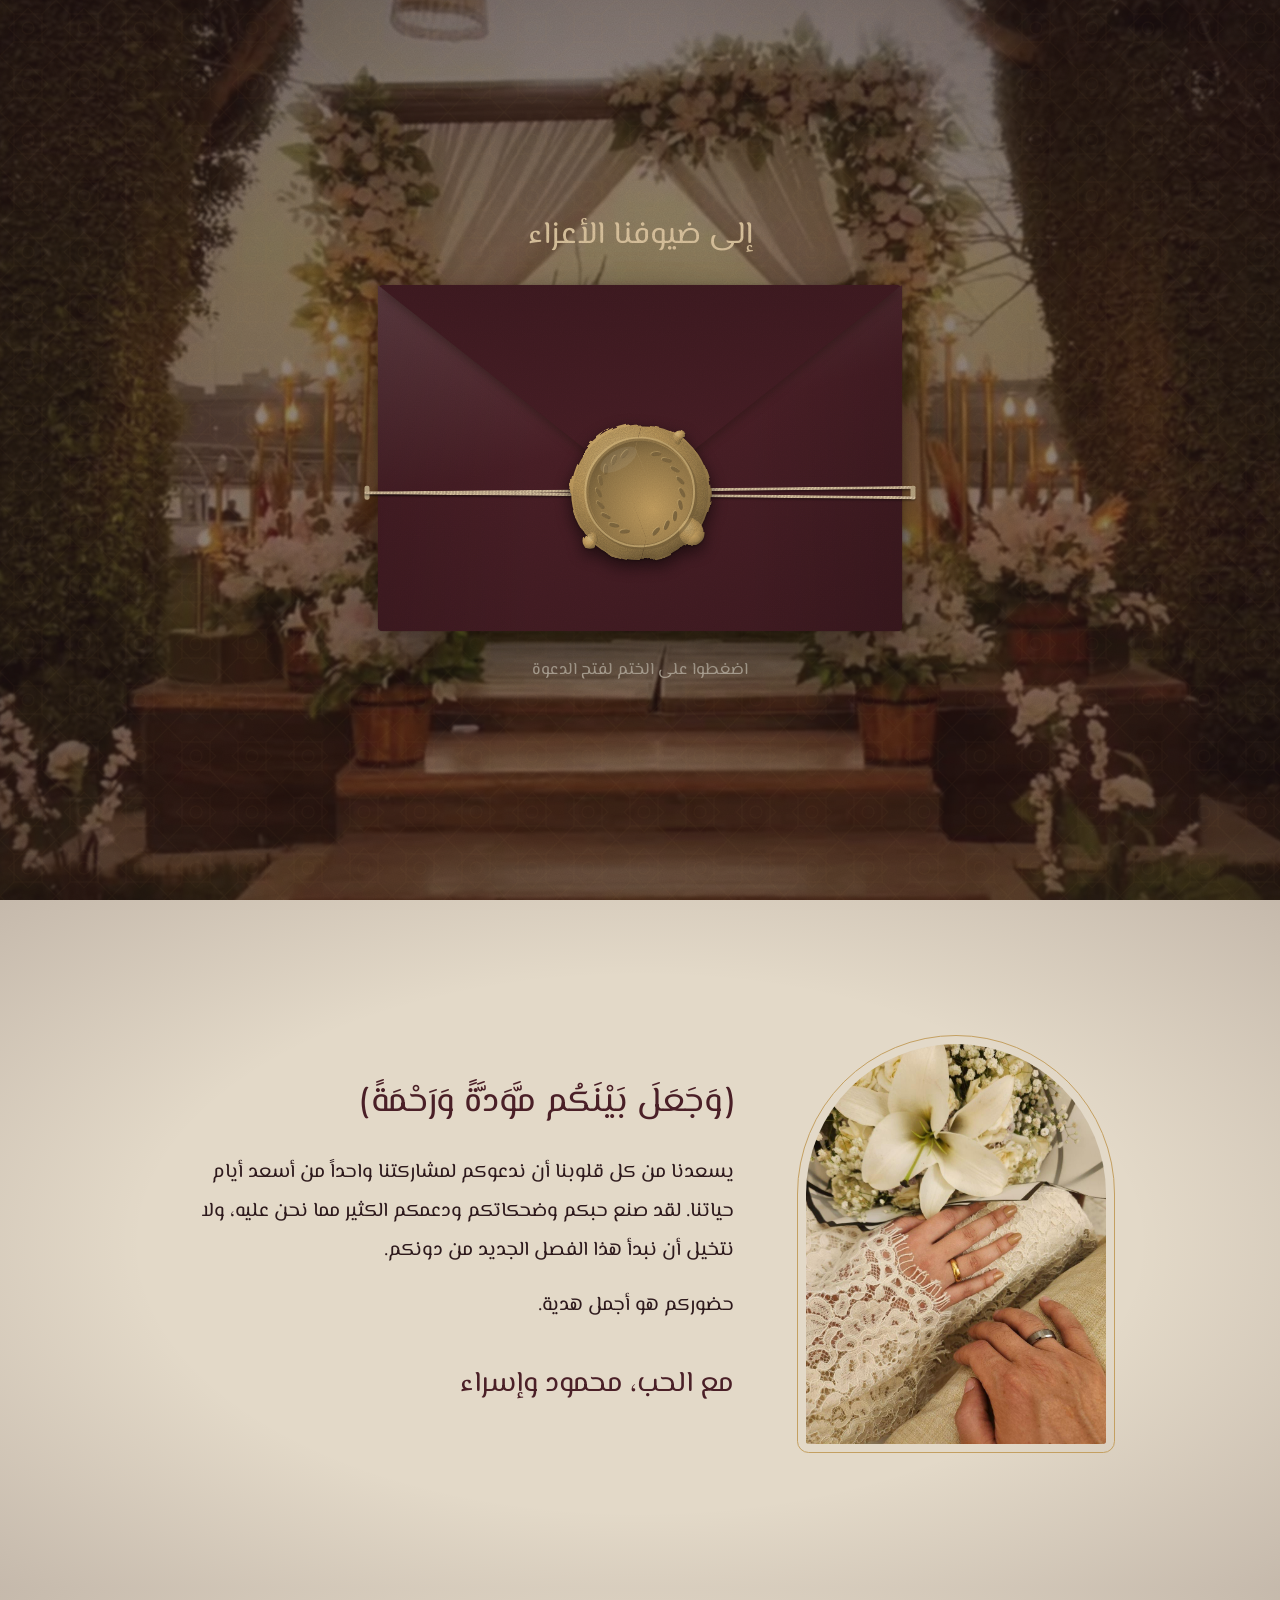
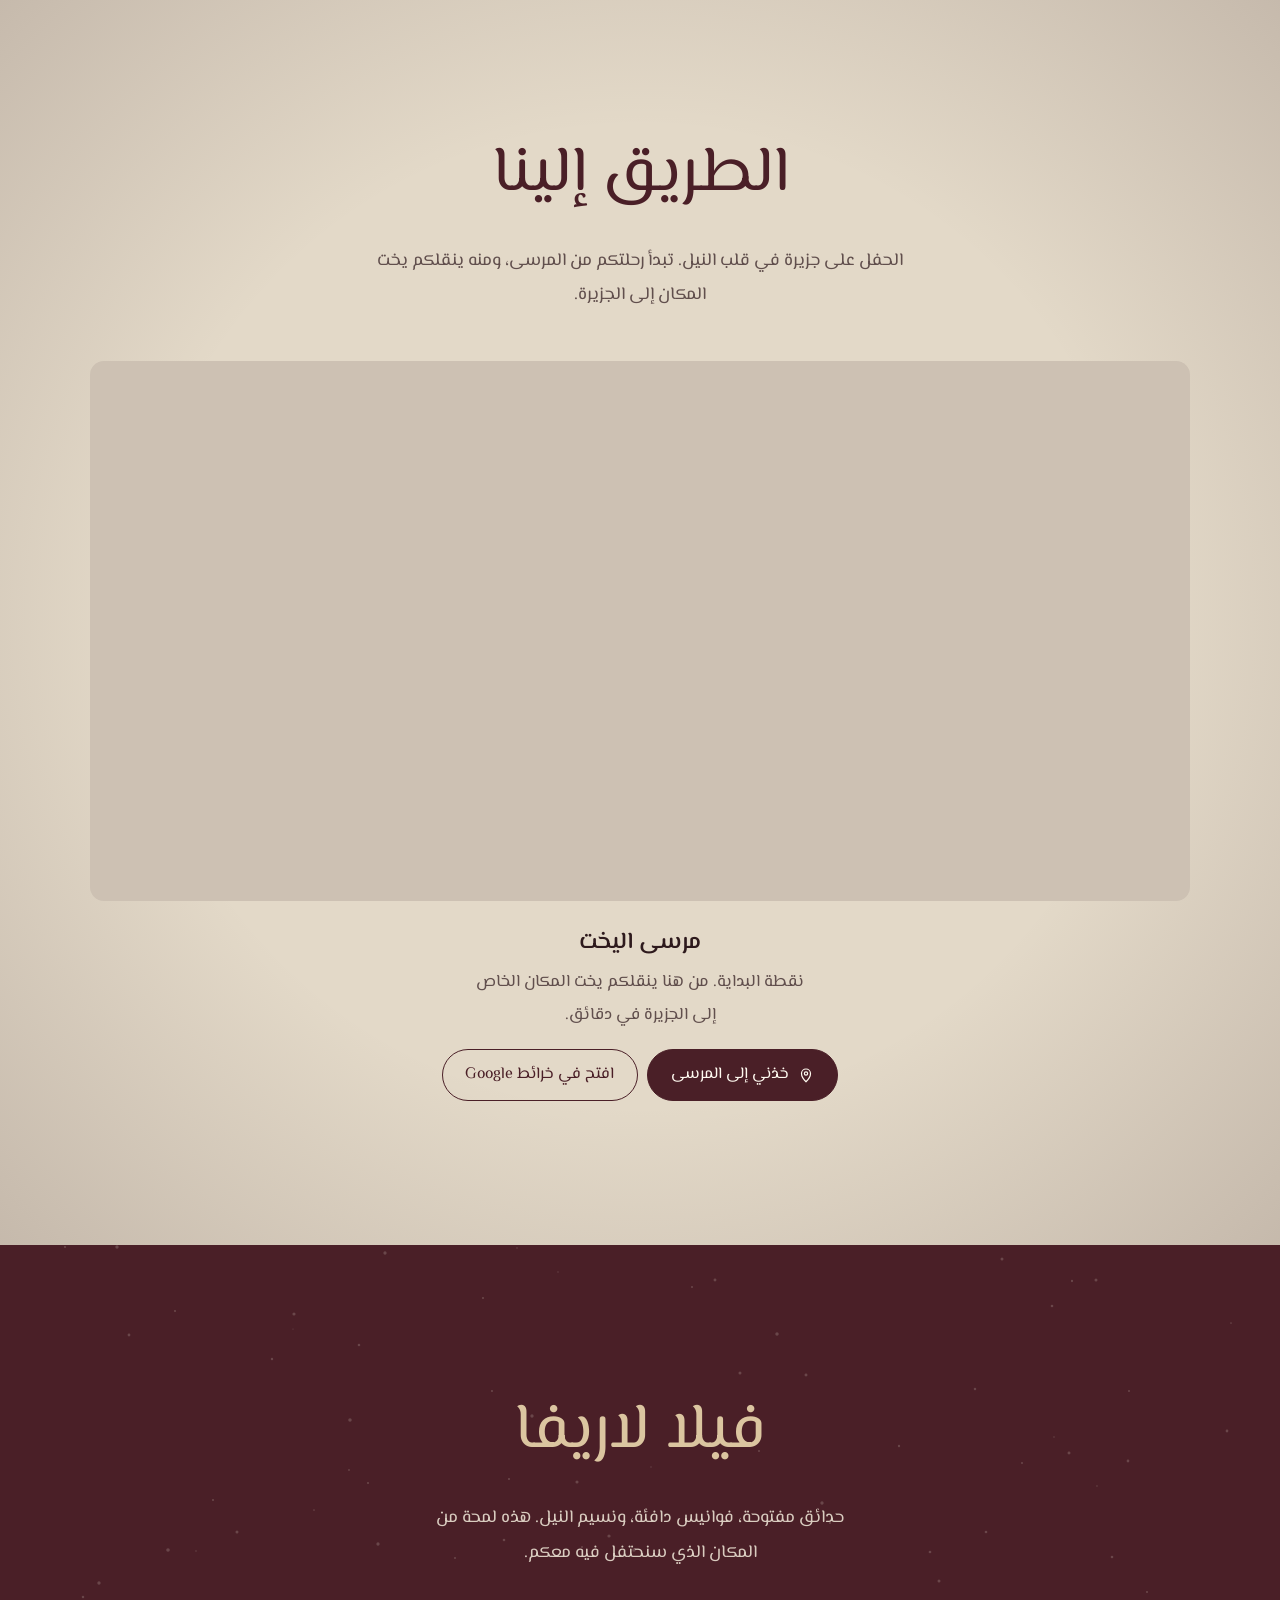
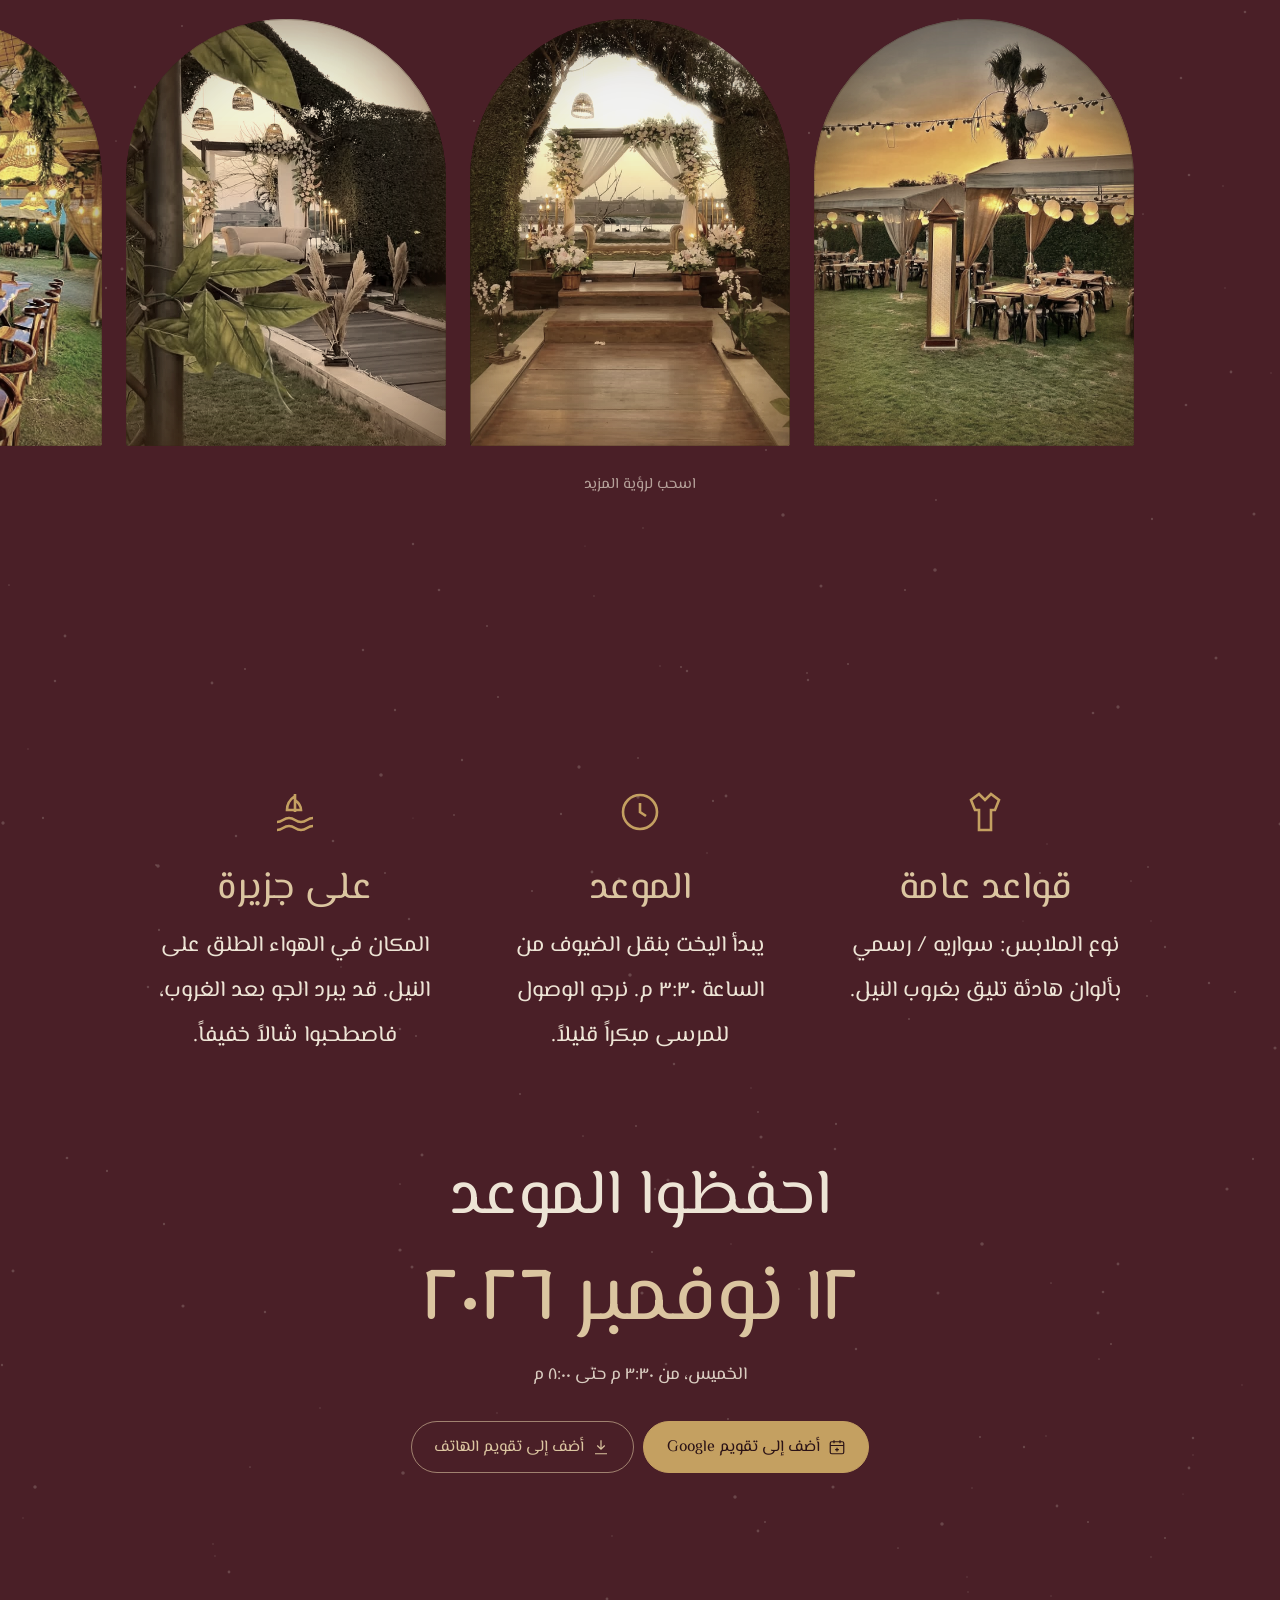
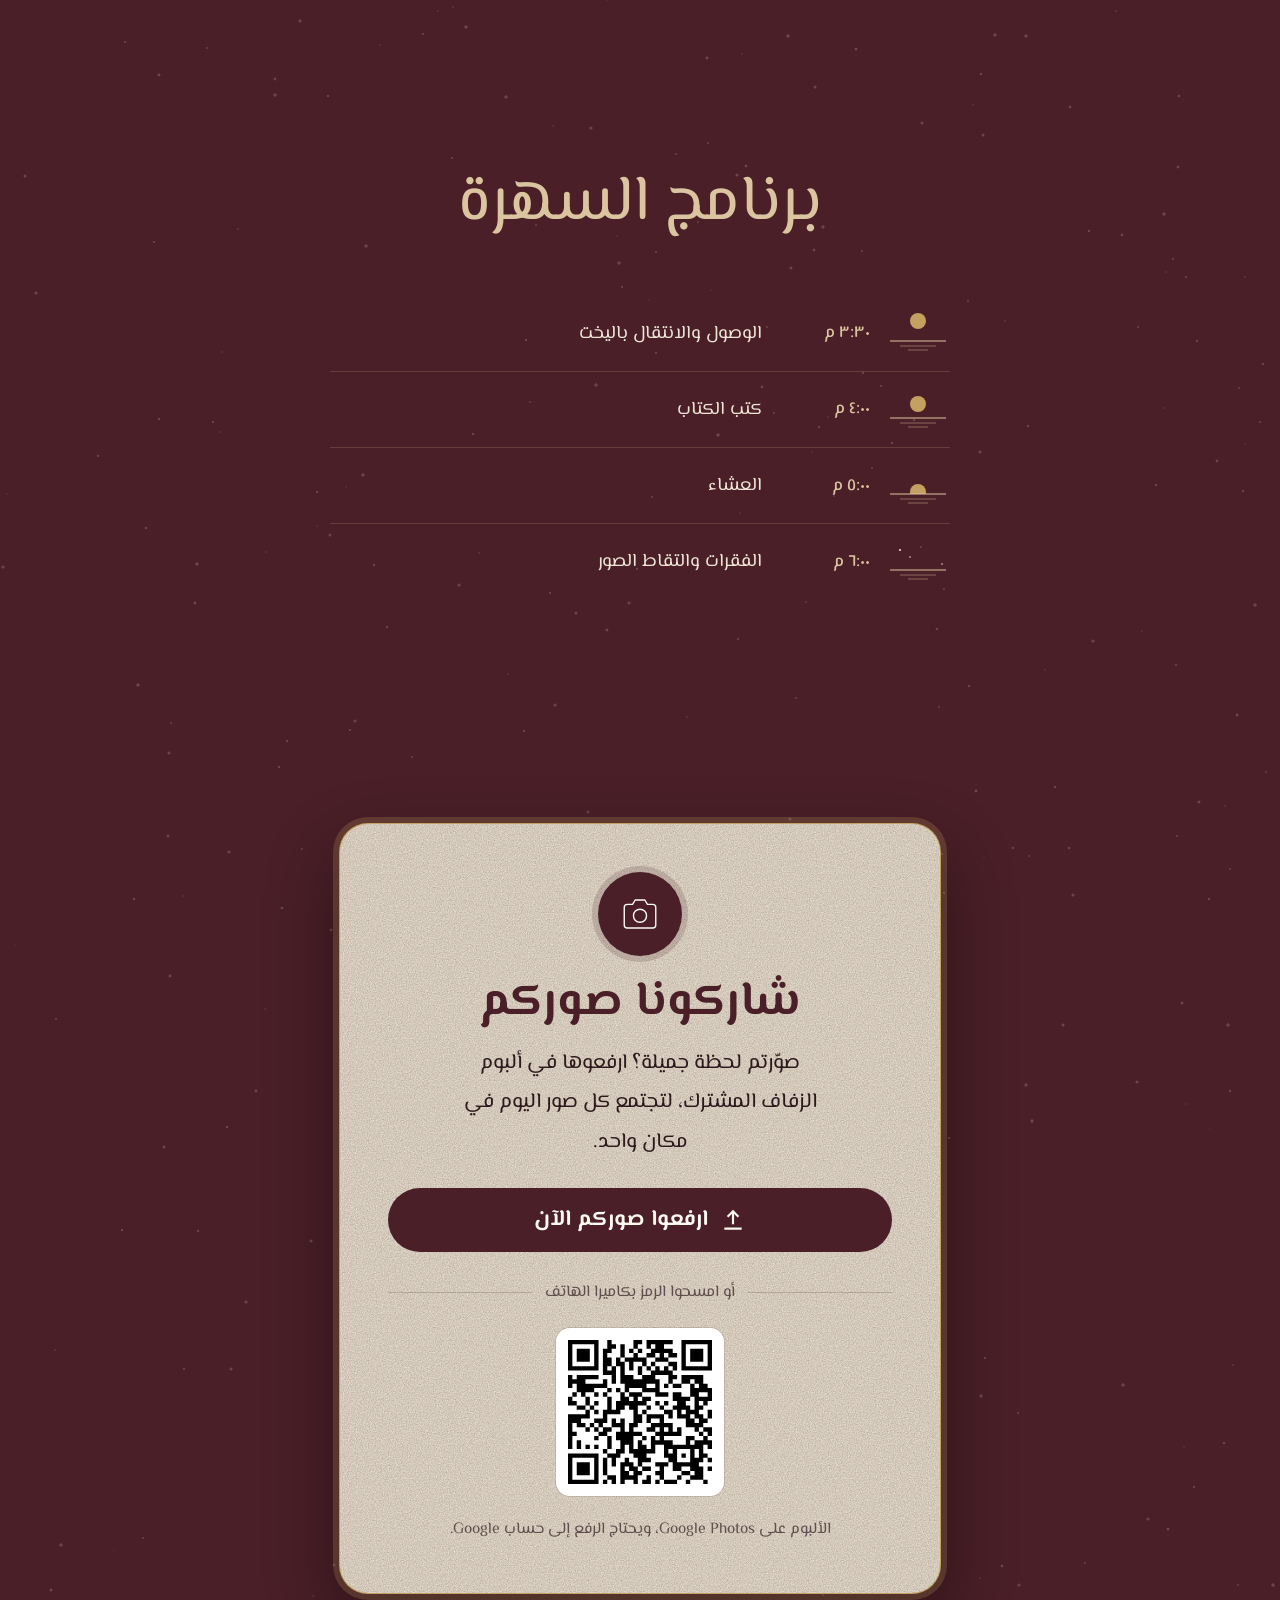
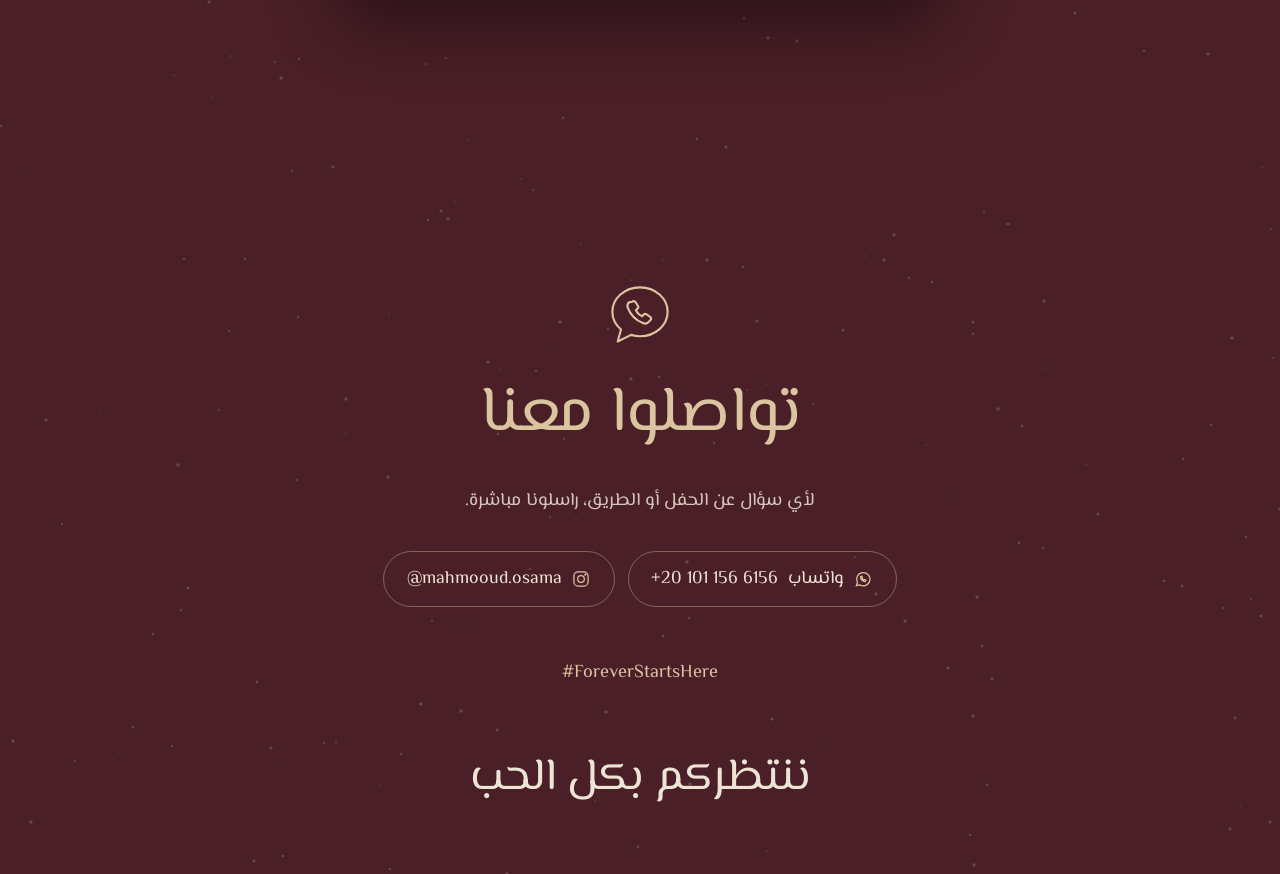
<file: index.html>
<!DOCTYPE html>
<html lang="ar" dir="rtl" data-palette="taupe">
<head>
<meta charset="UTF-8">
<meta name="viewport" content="width=device-width, initial-scale=1.0, viewport-fit=cover">
<meta name="theme-color" content="#382C23">
<title>دعوة زفاف</title>
<link rel="preconnect" href="https://fonts.googleapis.com">
<link rel="preconnect" href="https://fonts.gstatic.com" crossorigin>
<link href="https://fonts.googleapis.com/css2?family=El+Messiri:wght@400;500;600;700&family=Aref+Ruqaa:wght@700&display=swap" rel="stylesheet">
<link rel="stylesheet" href="colors.css">
<script>
  // Preview another palette from colors.css:  index.html?palette=sage
  (function () {
    var p = new URLSearchParams(location.search).get("palette");
    if (p) document.documentElement.setAttribute("data-palette", p);
  })();
  // Always start at the top (the closed envelope) — the browser must not restore
  // the old scroll position, because scrolling is locked until the envelope opens.
  if ("scrollRestoration" in history) history.scrollRestoration = "manual";
  window.scrollTo(0, 0);
  addEventListener("pageshow", function () { window.scrollTo(0, 0); });
</script>
<style>
  /* =========================================================
     "Nile at dusk" — the page follows one evening on the river:
     sunset → twilight → night.
     ========================================================= */
  :root {
    --lattice: url("data:image/svg+xml,%3Csvg xmlns='http://www.w3.org/2000/svg' width='56' height='56' viewBox='0 0 56 56'%3E%3Cg fill='none' stroke='%23000' stroke-opacity='.55' stroke-width='1.3'%3E%3Crect x='14' y='14' width='28' height='28'/%3E%3Crect x='14' y='14' width='28' height='28' transform='rotate(45 28 28)'/%3E%3Ccircle cx='28' cy='28' r='6'/%3E%3Cpath d='M0 0L14 14M56 0L42 14M0 56L14 42M56 56L42 42'/%3E%3C/g%3E%3C/svg%3E");
    --cal: 'El Messiri', 'Traditional Arabic', sans-serif;
    --body: 'El Messiri', 'Segoe UI', Tahoma, sans-serif;
    --grain: url("data:image/svg+xml,%3Csvg xmlns='http://www.w3.org/2000/svg' width='220' height='220'%3E%3Cfilter id='n'%3E%3CfeTurbulence type='fractalNoise' baseFrequency='.85' numOctaves='3' stitchTiles='stitch'/%3E%3CfeColorMatrix values='0 0 0 0 .23 0 0 0 0 .16 0 0 0 0 .1 0 0 0 .55 0'/%3E%3C/filter%3E%3Crect width='100%25' height='100%25' filter='url(%23n)'/%3E%3C/svg%3E");
    --pad: clamp(1.25rem, 5vw, 3.5rem);
    --arch: 999px 999px 18px 18px;
  }
  * { box-sizing: border-box; margin: 0; padding: 0; }
  html { scroll-behavior: smooth; -webkit-text-size-adjust: 100%; }
  body {
    font-family: var(--body); font-size: 18px; line-height: 1.95;
    color: var(--ink); background: var(--dark-deep); overflow-x: hidden;
    -webkit-font-smoothing: antialiased;
  }
  body.locked { overflow: hidden; height: 100svh; }
  /* Film grain over the whole page */
  body::after {
    content: ""; position: fixed; inset: 0; z-index: 90; pointer-events: none;
    background-image: var(--grain); opacity: .28; mix-blend-mode: multiply;
  }
  /* Vintage photo: sepia print + darkened corners */
  .arch { position: relative; }
  .arch img { filter: sepia(.42) saturate(.75) contrast(1.04) brightness(.95); }
  .arch::after {
    content: ""; position: absolute; inset: 0; pointer-events: none; border-radius: inherit;
    box-shadow: inset 0 0 70px rgba(58,36,20,.55), inset 0 0 0 1px rgba(58,36,20,.25);
    background: radial-gradient(ellipse at 50% 40%, transparent 55%, rgba(90,60,30,.25));
  }
  img { display: block; max-width: 100%; }
  a { color: inherit; }
  :focus-visible { outline: 2px solid var(--accent); outline-offset: 3px; }
  .wrap { width: 100%; max-width: 1100px; margin: 0 auto; padding: 0 var(--pad); }
  .narrow { max-width: 640px; margin-inline: auto; }
  section { position: relative; padding: clamp(5rem, 13vw, 9rem) 0; }
  .cal { font-family: var(--cal); font-weight: 400; line-height: 1.35; }
  h2.cal { font-size: clamp(2.4rem, 8vw, 4rem); margin-bottom: clamp(2rem, 5vw, 3rem); text-align: center; }

  /* ---------------------------------------------------------
     1. Hero: a sealed envelope. Tap the wax seal → the flap opens,
        the invitation card slides out, the envelope falls away.
     --------------------------------------------------------- */
  .hero {
    --W: min(86vw, 420px);          /* card + text scale */
    --E: min(96vw, 525px);          /* envelope width (25% larger than the card scale) */
    position: relative; min-height: 100vh; min-height: 100svh; padding: 0; overflow: hidden; isolation: isolate;
    background: radial-gradient(ellipse at 50% 60%, var(--dark-glow) 0%, var(--dark) 55%, var(--dark-deep) 100%);
  }
  .hero-photo { /* wedding photo behind the envelope, toned to the palette */
    position: absolute; inset: -3%; z-index: -2;
    background: url("images/venue/nile-arch.jpg") center 45% / cover no-repeat;   /* الممشى المطل على النيل */
    filter: sepia(.2) saturate(.9) brightness(.95) blur(1px);
    animation: drift 40s ease-in-out infinite alternate;
  }
  .hero-photo::after { /* charcoal veil so the envelope reads clearly */
    content: ""; position: absolute; inset: 0; transition: opacity 1.6s ease;
    background: radial-gradient(ellipse at 50% 58%, color-mix(in srgb, var(--dark) 38%, transparent) 0%, color-mix(in srgb, var(--dark) 55%, transparent) 60%, color-mix(in srgb, var(--dark-deep) 75%, transparent) 100%);
  }
  .hero.s4 .hero-photo::after { opacity: .7; }
  @keyframes drift { to { transform: scale(1.06) translate(-1%, -1%); } }
  .hero::before { /* faint lattice in mustard, carried over from the lining */
    content: ""; position: absolute; inset: 0; z-index: -1; opacity: .07;
    background: var(--accent); -webkit-mask: var(--lattice) 0 0 / 56px 56px; mask: var(--lattice) 0 0 / 56px 56px;
  }
  .stage {
    position: absolute; left: 50%; top: 50%; width: var(--E); height: calc(var(--E) * .66);
    transform: translate(-50%, calc(-50% + 8px)); perspective: 1100px;
  }
  .env-back, .pocket-wrap, .flap-wrap { transition: transform 1.1s cubic-bezier(.6,0,.3,1), opacity .9s ease; }
  .env-back {
    position: absolute; inset: 1px 1px 3px; z-index: 1; border-radius: 6px;   /* tucked inside the front so no lining shows at the edges */
    background-color: var(--secondary);
    box-shadow: 0 34px 70px rgba(0,0,0,.5);
  }
  .env-back::before { /* gold lattice on the lining */
    content: ""; position: absolute; inset: 0; border-radius: inherit; background: var(--accent);
    -webkit-mask: var(--lattice) 0 0 / 40px 40px; mask: var(--lattice) 0 0 / 40px 40px;
  }
  .mouth { /* clips the card a little inside the envelope's bottom edge, so no sliver of it shows below */
    position: absolute; z-index: 2; left: -12%; right: -12%; bottom: 10px; height: 400%; overflow: hidden;
  }
  .hero.s4 .mouth { overflow: visible; }
  .pocket-wrap { position: absolute; inset: 0; z-index: 3; filter: drop-shadow(0 -3px 4px rgba(30,20,12,.35)); }
  .pocket {
    position: absolute; inset: 0; border-radius: 0 0 6px 6px;
    background: linear-gradient(165deg, var(--primary-light) 0%, var(--primary) 45%, var(--primary-dark) 100%);
    clip-path: polygon(0 0, 50% 54%, 100% 0, 100% 100%, 0 100%);
  }
  .pocket::after { /* side folds */
    content: ""; position: absolute; inset: 0;
    background: linear-gradient(90deg, rgba(0,0,0,.12), transparent 30%, transparent 70%, rgba(0,0,0,.12));
  }
  .flap-wrap {
    position: absolute; left: 0; right: 0; top: 0; height: 60%; z-index: 4;
    transform-origin: 50% 0; transition: transform .9s cubic-bezier(.5,0,.3,1), opacity .9s ease;
    filter: drop-shadow(0 4px 5px rgba(30,20,12,.4));
  }
  .flap { position: absolute; inset: 0; background: linear-gradient(180deg, var(--primary-dark), var(--primary)); clip-path: polygon(0 0, 100% 0, 50% 100%); border-radius: 6px 6px 0 0; }
  .hero.s2 .flap-wrap { transform: rotateX(180deg); }
  .hero.s2b .flap-wrap { z-index: 1; }

  /* Jute twine tied across the envelope, under the seal */
  .twine {
    position: absolute; z-index: 5; left: -2.5%; right: -2.5%; top: calc(var(--E) * .66 * .6 - 5px); height: 10px;
    pointer-events: none; transition: transform .7s cubic-bezier(.5,0,.7,.4), opacity .5s ease;
  }
  .twine::before, .twine::after {
    content: ""; position: absolute; left: 0; right: 0; height: 3px; border-radius: 2px;
    background:
      repeating-linear-gradient(115deg, transparent 0 2px, color-mix(in srgb, var(--dark) 30%, transparent) 2px 3px),
      color-mix(in srgb, var(--light) 62%, var(--accent));
    box-shadow: 0 1.5px 2px rgba(0,0,0,.35);
  }
  .twine::before { top: 1px; transform: rotate(-.6deg); }
  .twine::after { top: 6px; transform: rotate(.5deg); }
  .twine i { /* the strands wrap round the envelope edge */
    position: absolute; top: -2px; width: 5px; height: 14px; border-radius: 2px;
    background: color-mix(in srgb, var(--light) 45%, var(--accent-dark));
  }
  .twine i:first-child { left: 0; } .twine i:last-child { right: 0; }
  .hero.s1 .twine { transform: translateY(26px); opacity: 0; }

  /* The wax seal — the button that opens the invitation */
  .seal {
    position: absolute; z-index: 6; left: 50%; top: calc(var(--E) * .66 * .6); transform: translate(-50%, -50%);
    width: calc(var(--E) * .3); aspect-ratio: 1; padding: 0; border: 0; background: none; cursor: pointer;
    filter: drop-shadow(0 6px 8px rgba(0,0,0,.45)) drop-shadow(0 1px 1px rgba(0,0,0,.35));
    -webkit-tap-highlight-color: transparent;
    animation: settle 3s ease-in-out infinite;
  }
  .seal:focus-visible { outline-offset: 6px; border-radius: 50%; }
  .seal .half { position: absolute; inset: 0; transition: transform .75s cubic-bezier(.4,0,.8,.6), opacity .6s ease .15s; }
  .seal .half svg { width: 100%; height: 100%; display: block; overflow: visible; }
  /* jagged crack line down the middle */
  .seal .half.r { clip-path: polygon(0 0, 53% 0, 47% 22%, 55% 41%, 46% 58%, 54% 79%, 49% 100%, 0 100%); }
  .seal .half.l { clip-path: polygon(53% 0, 100% 0, 100% 100%, 49% 100%, 54% 79%, 46% 58%, 55% 41%, 47% 22%); }
  @keyframes settle { 50% { transform: translate(-50%, -50%) rotate(-2deg) scale(1.035); } }
  .hero.s1 .seal { animation: none; pointer-events: none; }
  .hero.s1 .seal .half.r { transform: translate(-22%, 40%) rotate(-28deg); opacity: 0; }
  .hero.s1 .seal .half.l { transform: translate(24%, 46%) rotate(24deg); opacity: 0; }

  .env-note { position: absolute; left: 0; right: 0; text-align: center; color: var(--light); transition: opacity .5s ease; padding: 0 1rem; }
  .env-note.to { bottom: calc(100% + 1.6rem); font-family: var(--cal); font-size: calc(var(--W) * .075); color: var(--accent-light); line-height: 1.5; }
  .env-note.tap { top: calc(100% + 1.4rem); font-size: 1.05rem; opacity: .85; }
  .hero.s1 .env-note { opacity: 0; }

  /* The invitation card */
  .card {
    position: absolute; left: 50%; top: calc(75% + var(--W) * .045); width: calc(var(--W) * .9);
    transform: translateX(-50%); transition: transform 1.2s cubic-bezier(.45,0,.2,1);
    background: var(--paper) var(--grain); color: var(--ink); text-align: center;
    border-radius: calc(var(--W) * .45) calc(var(--W) * .45) 8px 8px;
    padding: calc(var(--W) * .13) calc(var(--W) * .07) calc(var(--W) * .07);
    box-shadow: 0 20px 50px rgba(20,12,6,.45);
  }
  .card::before { /* double olive rule inside the arch */
    content: ""; position: absolute; inset: 9px; border-radius: inherit; pointer-events: none;
    border: 1px solid color-mix(in srgb, var(--secondary) 65%, transparent); box-shadow: inset 0 0 0 4px var(--paper), inset 0 0 0 5px color-mix(in srgb, var(--secondary) 40%, transparent);
  }
  .hero.s3 .card { transform: translateX(-50%) translateY(calc(var(--rise, 0px) * -1)); }
  .card .ornament { width: calc(var(--W) * .2); margin: 0 auto .2rem; color: var(--primary); }
  .card .pre { font-size: calc(var(--W) * .043); color: var(--ink-soft); }
  .card .names { font-family: 'Aref Ruqaa', var(--cal);   /* calligraphy for the couple's names only */ font-weight: 700; color: var(--primary); font-size: calc(var(--W) * .14); line-height: 1.3; margin: .1em 0; }
  .card .names .and { display: inline-block; color: var(--accent); margin: 0 .22em; vertical-align: middle; }
  .card .names .and svg { display: block; width: .44em; height: .4em; fill: currentColor; }
  .card .invite { font-size: calc(var(--W) * .046); line-height: 1.7; }
  .card .rule { width: 46%; height: 10px; margin: calc(var(--W) * .04) auto; color: var(--accent); }
  .card .date { font-family: var(--cal); font-size: calc(var(--W) * .075); color: var(--secondary); line-height: 1.4; }
  .card .place { font-size: calc(var(--W) * .043); color: var(--ink-soft); }
  .countdown { display: flex; justify-content: center; margin-top: calc(var(--W) * .05); direction: rtl; }
  .countdown div { padding: 0 calc(var(--W) * .035); min-width: calc(var(--W) * .17); }
  .countdown div + div { border-right: 1px solid color-mix(in srgb, var(--ink) 25%, transparent); }
  .countdown b { display: block; font-weight: 700; font-size: calc(var(--W) * .075); line-height: 1.2; color: var(--ink); font-variant-numeric: tabular-nums; }
  .countdown small { font-size: calc(var(--W) * .034); color: var(--ink-soft); }
  .countdown.done { font-family: var(--cal); font-size: calc(var(--W) * .07); color: var(--primary); }

  /* Envelope falls away, card settles in the middle */
  .hero.s4 .env-back, .hero.s4 .pocket-wrap { transform: translateY(70vh) rotate(-4deg); opacity: 0; }
  .hero.s4 .flap-wrap { transform: rotateX(180deg) translateY(-70vh); opacity: 0; }
  .hero.s4 .card { transform: translateX(-50%) translateY(var(--fy, 0px)); }

  .scroll-cue {
    position: absolute; left: 50%; bottom: calc(1.2rem + env(safe-area-inset-bottom)); transform: translateX(-50%);
    color: var(--accent-light); font-size: .95rem; text-align: center; opacity: 0; transition: opacity .8s ease .4s; text-decoration: none;
  }
  .scroll-cue svg { display: block; width: 22px; height: 22px; margin: .2rem auto 0; fill: none; stroke: currentColor; stroke-width: 1.5; animation: nudge 1.8s ease-in-out infinite; }
  @keyframes nudge { 50% { transform: translateY(5px); } }
  .hero.s5 .scroll-cue { opacity: .9; }

  /* ---------------------------------------------------------
     3. Letter
     --------------------------------------------------------- */
  .letter, .journey { background: var(--light) radial-gradient(ellipse at 50% 50%, transparent 55%, color-mix(in srgb, var(--dark) 16%, transparent)); }
  .letter { text-align: start; }
  /* photo on the right, text on the left (RTL), on every screen size */
  .letter-grid { display: grid; grid-template-columns: minmax(0, 300px) minmax(0, 560px); justify-content: center; align-items: center; gap: clamp(1.2rem, 6vw, 4.5rem); }
  .arch { border-radius: var(--arch); overflow: hidden; }
  .letter .arch { width: 100%; aspect-ratio: 3 / 4; outline: 1px solid var(--accent); outline-offset: 8px; }
  .letter .arch img { width: 100%; height: 100%; object-fit: cover; object-position: center 62%; filter: none; }   /* our own photo: natural colours */
  .letter .arch::after { display: none; }   /* no darkened corners either */
  .letter p { font-size: clamp(1.1rem, 3.6vw, 1.25rem); color: var(--ink); }
  .letter p + p { margin-top: 1rem; }
  .letter .verse { font-family: var(--cal); font-size: clamp(1.6rem, 5.5vw, 2.2rem); color: var(--primary); margin-bottom: 1.4rem; line-height: 1.6; }
  .letter .sign { font-family: var(--cal); font-size: 1.8rem; color: var(--primary); margin-top: 2rem; }

  /* ---------------------------------------------------------
     4. Program — the sun drops with every hour
     --------------------------------------------------------- */
  .program { background: var(--night-bg); color: var(--on-dark); overflow: hidden; }
  /* One sky from the venue photos to the bottom of the page: same colour + stars */
  :root { --night-bg: var(--primary); }
  .venue > :not(.stars), .details > :not(.stars), .program > :not(.stars), .night > :not(.stars) { position: relative; }   /* content above the stars */
  .program h2 { color: var(--accent-light); }
  .hours { list-style: none; max-width: 620px; margin: 0 auto; }
  .hours li { display: grid; grid-template-columns: 64px 92px 1fr; align-items: center; gap: 1rem; padding: 1.1rem 0; }
  .hours li + li { border-top: 1px solid color-mix(in srgb, var(--accent-light) 18%, transparent); }
  .hours svg { width: 64px; height: 40px; }
  .hours time { color: var(--accent-light); font-weight: 500; font-size: 1.1rem; }
  .hours span { font-size: 1.15rem; }

  /* ---------------------------------------------------------
     5. Journey — dock → yacht → island
     --------------------------------------------------------- */
  .journey h2 { color: var(--primary); }
  .journey .lead { text-align: center; color: var(--ink-soft); margin: -1.4rem auto 3rem; max-width: 560px; font-size: 1.1rem; }
  .route { display: grid; grid-template-columns: 1fr auto 1fr; align-items: start; gap: clamp(1rem, 3vw, 2rem); }
  .stop { text-align: center; }
  /* Maps: true colours, just a frame */
  .stop .arch { aspect-ratio: 4 / 5; background: var(--light-dim); border: 1.5px solid var(--primary); outline: 1px solid var(--accent); outline-offset: 6px; }
  .stop .arch::after { display: none; }
  .stop iframe { position: absolute; inset: 0; width: 100%; height: 100%; border: 0; }
  .stop .num { display: inline-grid; place-items: center; width: 2.2rem; height: 2.2rem; border-radius: 50%; background: var(--primary); color: var(--on-primary); font-size: 1rem; margin: 1.4rem 0 .4rem; }
  .stop h3 { font-weight: 600; font-size: 1.45rem; color: var(--ink); line-height: 1.5; }
  .stop p { color: var(--ink-soft); font-size: 1.05rem; margin: .3rem auto 1.1rem; max-width: 34ch; }
  .route.single { grid-template-columns: 1fr; max-width: 480px; margin: 0 auto; }
  /* Map runs the full width of the screen, no frame */
  .route.single .stop .arch {
    width: min(100vw - 2 * var(--pad), 1100px); max-width: none; border-radius: 14px;
    margin-inline: calc((100% - min(100vw - 2 * var(--pad), 1100px)) / 2);   /* centred on the screen, wider than the text column */
    height: clamp(340px, 60vh, 560px); aspect-ratio: auto;
    border: 0; outline: 0;
  }
  .stop h3 { margin-top: 1.6rem; }
  .crossing { align-self: center; display: grid; justify-items: center; gap: .3rem; color: var(--secondary); padding-top: 4rem; }
  .crossing svg { width: 120px; height: 60px; }
  .crossing small { font-size: .95rem; }
  .actions { display: flex; flex-wrap: wrap; gap: .6rem; justify-content: center; }
  .btn {
    display: inline-flex; align-items: center; justify-content: center; gap: .5rem; min-height: 48px; padding: .6rem 1.4rem;
    font: inherit; font-size: 1rem; text-decoration: none; cursor: pointer; border-radius: 999px;
    border: 1px solid var(--primary); background: var(--primary); color: var(--on-primary); transition: background .2s, color .2s;
  }
  .btn.ghost { background: transparent; color: var(--primary); }
  .btn:hover { background: var(--dark); border-color: var(--dark); color: var(--on-dark); }
  .btn svg { width: 18px; height: 18px; fill: none; stroke: currentColor; stroke-width: 1.6; }

  /* ---------------------------------------------------------
     6. Venue — swipeable arches
     --------------------------------------------------------- */
  .venue { background: var(--night-bg); color: var(--on-dark); padding-inline: 0; overflow: hidden; }
  .venue h2 { color: var(--accent-light); }
  .venue .lead { text-align: center; opacity: .88; max-width: 560px; margin: -1.4rem auto 2.6rem; padding: 0 var(--pad); font-size: 1.1rem; }
  .reel {
    display: flex; gap: clamp(.9rem, 2.5vw, 1.5rem); overflow-x: auto; scroll-snap-type: x mandatory;
    padding: .5rem max(var(--pad), calc((100vw - 1100px) / 2 + var(--pad))) 1.5rem; scrollbar-width: none;
  }
  .reel::-webkit-scrollbar { display: none; }
  .reel figure { flex: 0 0 clamp(230px, 68vw, 320px); scroll-snap-align: center; }
  .reel .arch { aspect-ratio: 3 / 4; background: var(--primary-deep); }
  .reel img { width: 100%; height: 100%; object-fit: cover; }
  .swipe-hint { text-align: center; font-size: .95rem; opacity: .65; }

  /* ---------------------------------------------------------
     7. Details + save the date (twilight → night)
     --------------------------------------------------------- */
  .details { background: var(--night-bg); color: var(--on-dark); overflow: hidden; }
  .notes { display: grid; grid-template-columns: repeat(3, 1fr); gap: clamp(1.5rem, 4vw, 3rem); text-align: center; margin-bottom: clamp(4rem, 10vw, 6rem); }
  .notes svg { width: 48px; height: 48px; fill: none; stroke: var(--accent); stroke-width: 1.3; margin: 0 auto .8rem; }
  .notes h3 { font-family: var(--cal); font-weight: 400; font-size: clamp(2rem, 6.5vw, 2.4rem); color: var(--accent-light); line-height: 1.4; }
  .notes p { font-size: clamp(1.25rem, 4.4vw, 1.4rem); line-height: 2; max-width: 30ch; margin: .5rem auto 0; }
  .save { text-align: center; }
  .save .date { font-family: var(--cal); font-size: clamp(2.8rem, 10vw, 5rem); color: var(--accent-light); line-height: 1.3; }
  .save .time { opacity: .88; margin: .4rem 0 1.8rem; font-size: 1.1rem; }
  .save .btn { background: var(--accent); border-color: var(--accent); color: var(--dark); }
  .save .btn.ghost { background: transparent; color: var(--accent-light); border-color: color-mix(in srgb, var(--accent-light) 60%, transparent); }
  .save .btn:hover { background: var(--accent-light); border-color: var(--accent-light); color: var(--dark); }

  /* ---------------------------------------------------------
     8. Night: contact under the stars
     --------------------------------------------------------- */
  .night { background: var(--night-bg); color: var(--on-dark); text-align: center; overflow: hidden; padding-bottom: calc(4rem + env(safe-area-inset-bottom)); }
  .stars { position: absolute; inset: 0; pointer-events: none; }
  .stars i { position: absolute; width: 2px; height: 2px; border-radius: 50%; background: var(--on-dark); opacity: .2; animation: twinkle var(--t) ease-in-out infinite alternate; animation-delay: var(--dl); }
  @keyframes twinkle { to { opacity: .9; } }
  .contact-icon { display: block; width: 68px; height: 68px; margin: 0 auto 1.4rem; fill: none; stroke: var(--accent-light); stroke-width: 2; stroke-linejoin: round; }
  .night h2 { color: var(--accent-light); }
  .night .ask { opacity: .85; margin: -1.4rem auto 2rem; }
  .links { display: flex; justify-content: center; flex-wrap: wrap; gap: .8rem; position: relative; }
  .links a { display: inline-flex; align-items: center; gap: .6rem; min-height: 52px; padding: .6rem 1.4rem; border-radius: 999px; text-decoration: none; border: 1px solid color-mix(in srgb, var(--accent-light) 40%, transparent); transition: background .2s; }
  .links a:hover { background: color-mix(in srgb, var(--accent-light) 12%, transparent); }
  .links svg { width: 20px; height: 20px; fill: none; stroke: var(--accent-light); stroke-width: 1.5; }
  .ltr { direction: ltr; unicode-bidi: isolate; }
  .hashtag { margin-top: 3rem; font-size: 1.15rem; color: var(--accent-light); }
  .farewell { font-family: var(--cal); font-size: clamp(2rem, 7vw, 2.8rem); margin-top: 3.5rem; line-height: 1.4; }

  /* ---------------------------------------------------------
     Guest photos — a bright card on the night sky, hard to miss
     --------------------------------------------------------- */
  .photos { background: var(--night-bg); color: var(--ink); overflow: hidden; padding-top: clamp(3rem, 8vw, 5rem); }
  .photos > :not(.stars) { position: relative; }
  .photo-card {
    max-width: 600px; margin: 0 auto; text-align: center;
    background: var(--paper) var(--grain); border-radius: 28px;
    padding: clamp(2rem, 6vw, 3rem) clamp(1.4rem, 5vw, 3rem);
    box-shadow: 0 0 0 1px var(--accent), 0 0 0 7px color-mix(in srgb, var(--accent) 22%, transparent), 0 30px 70px rgba(0,0,0,.45);
  }
  .photo-card .cam {
    width: 84px; height: 84px; margin: 0 auto 1rem; border-radius: 50%; display: grid; place-items: center;
    background: var(--primary); color: var(--on-primary);
    box-shadow: 0 0 0 6px color-mix(in srgb, var(--primary) 18%, transparent);
  }
  .photo-card .cam svg { width: 42px; height: 42px; fill: none; stroke: currentColor; stroke-width: 1.6; stroke-linejoin: round; }
  .photo-card h2 { font-family: var(--cal); font-weight: 700; font-size: clamp(2.2rem, 7.5vw, 3rem); color: var(--primary); line-height: 1.3; }
  .photo-card .lead { font-size: clamp(1.15rem, 4vw, 1.3rem); line-height: 1.9; margin: .6rem auto 1.6rem; max-width: 30ch; color: var(--ink); }
  .upload-btn {
    display: flex; align-items: center; justify-content: center; gap: .7rem; width: 100%; min-height: 64px;
    border-radius: 999px; text-decoration: none; font-size: clamp(1.2rem, 4.4vw, 1.4rem); font-weight: 700;
    background: var(--primary); color: var(--on-primary);
    animation: glow 2.4s ease-in-out infinite; transition: transform .2s;
  }
  .upload-btn:hover { transform: translateY(-2px); }
  .upload-btn svg { width: 26px; height: 26px; fill: none; stroke: currentColor; stroke-width: 2; }
  @keyframes glow { 50% { box-shadow: 0 0 0 9px color-mix(in srgb, var(--primary) 20%, transparent); } }
  .photo-card .or { display: flex; align-items: center; gap: .8rem; margin: 1.6rem 0 1.2rem; color: var(--ink-soft); font-size: 1rem; }
  .photo-card .or::before, .photo-card .or::after { content: ""; flex: 1; height: 1px; background: color-mix(in srgb, var(--ink) 20%, transparent); }
  .qr { width: 168px; margin: 0 auto; padding: 12px; background: #fff; border-radius: 14px; box-shadow: 0 0 0 1px color-mix(in srgb, var(--ink) 12%, transparent); }
  .qr img { width: 100%; height: auto; display: block; }
  .photo-card .note { font-size: .98rem; color: var(--ink-soft); margin-top: 1.2rem; }

  /* Floating shortcut to the photo section */
  .photo-fab {
    position: fixed; z-index: 40; left: 1rem; bottom: calc(1rem + env(safe-area-inset-bottom));
    display: inline-flex; align-items: center; gap: .5rem; min-height: 50px; padding: .55rem 1.2rem;
    border-radius: 999px; text-decoration: none; font-size: 1.02rem; font-weight: 600;
    background: var(--accent); color: var(--dark); box-shadow: 0 10px 28px rgba(0,0,0,.35);
    opacity: 0; transform: translateY(20px); pointer-events: none; transition: opacity .4s ease, transform .4s ease;
  }
  .photo-fab svg { width: 22px; height: 22px; fill: none; stroke: currentColor; stroke-width: 1.8; stroke-linejoin: round; }
  .photo-fab.show { opacity: 1; transform: none; pointer-events: auto; }
  /* Lightbox */
  .lightbox { position: fixed; inset: 0; z-index: 60; display: none; place-items: center; background: color-mix(in srgb, var(--dark-deep) 96%, transparent); padding: 1rem; }
  .lightbox.open { display: grid; }
  .lightbox img { max-width: 94vw; max-height: 86vh; object-fit: contain; border-radius: 6px; }
  .lb-close { position: absolute; top: calc(.6rem + env(safe-area-inset-top)); left: .6rem; width: 52px; height: 52px; font-size: 2.4rem; line-height: 1; color: #fff; background: none; border: 0; cursor: pointer; }

  /* Gentle in-view fade for photos only */
  .soft { opacity: 0; transition: opacity 1.2s ease; }
  .soft.seen { opacity: 1; }

  /* ---------------- Responsive ---------------- */
  @media (max-width: 860px) {
    .route { grid-template-columns: 1fr; gap: 0; }
    .crossing { padding: 2rem 0; }
    .crossing svg { transform: rotate(90deg); width: 90px; }
    .stop .arch { max-width: 420px; margin: 0 auto; aspect-ratio: 1 / 1; border-radius: 999px 999px 18px 18px / 520px 520px 18px 18px; }
    .notes { grid-template-columns: 1fr; gap: 0; }
    .notes > div { padding: 2.4rem 0; }
    .notes > div + div { border-top: 1px solid color-mix(in srgb, var(--accent) 35%, transparent); }
  }
  /* Welcome letter: stacked on phones / narrow windows */
  @media (max-width: 700px) {
    .letter { text-align: center; }
    .letter-grid { grid-template-columns: 1fr; gap: clamp(2rem, 7vw, 2.6rem); }
    .letter .arch { width: min(240px, 62vw); margin: 0 auto; }
    .letter-text { max-width: 34ch; margin: 0 auto; }
  }
  @media (max-width: 480px) {
    body { font-size: 17px; }
    .hours li { grid-template-columns: 52px 78px 1fr; gap: .75rem; }
    .hours svg { width: 52px; height: 34px; }
    .hours span { font-size: 1.05rem; }
    .countdown div { padding: 0 .85rem; }
    .actions .btn, .save .btn { flex: 1 1 100%; }
    .links a { width: 100%; justify-content: center; }
  }

  @media (prefers-reduced-motion: reduce) {
    *, *::before, *::after { animation: none !important; transition: none !important; }
    .soft { opacity: 1 !important; }
  }
</style>
</head>
<body class="locked">

<main id="main">

<!-- ============ الدعوة (الظرف) ============ -->
<header class="hero" id="home">
  <div class="hero-photo" aria-hidden="true"></div>
  <div class="stage">
    <p class="env-note to">إلى ضيوفنا الأعزاء</p>
    <div class="env-back" aria-hidden="true"></div>

    <div class="mouth">
      <article class="card" id="card" aria-label="بطاقة الدعوة">
        <svg class="ornament" viewBox="0 0 120 50" aria-hidden="true">
          <path d="M60 4V36M58 6C46 16 40 28 38 34H58ZM62 12C70 20 74 28 75 34H62Z" fill="currentColor"/>
          <path d="M34 38H86C83 43 79 45 73 45H47C42 45 37 43 34 38Z" fill="currentColor"/>
          <path d="M6 44C16 40 24 48 34 44M86 44C96 40 104 48 114 44" fill="none" stroke="currentColor" stroke-width="1.4"/>
        </svg>
        <p class="pre">بكل الحب والفرح</p>
        <h1 class="names"><span data-bind="partner1"></span><span class="and" role="img" aria-label="و"><svg viewBox="0 0 24 22" aria-hidden="true"><path d="M12 21.2C5.6 16.3 1.5 12.6 1.5 7.6 1.5 4.2 4.1 1.6 7.3 1.6c2 0 3.7 1 4.7 2.6 1-1.6 2.7-2.6 4.7-2.6 3.2 0 5.8 2.6 5.8 6 0 5-4.1 8.7-10.5 13.6z"/></svg></span><span data-bind="partner2"></span></h1>
        <p class="invite">يتشرّفان بدعوتكم لحضور حفل زفافهما</p>
        <svg class="rule" viewBox="0 0 200 10" aria-hidden="true"><path d="M0 5H84M116 5H200" stroke="currentColor"/><path d="M100 0L106 5L100 10L94 5Z" fill="currentColor"/></svg>
        <p class="date"><span data-bind="weekday"></span> <span data-bind="dateLong"></span></p>
        <p class="place">الساعة <span data-bind="startTime"></span>، <span data-bind="venueName"></span> على النيل</p>
        <div class="countdown" id="countdown" aria-label="الوقت المتبقي على الحفل">
          <div><b id="cd-days">٠</b><small>يوم</small></div>
          <div><b id="cd-hours">٠</b><small>ساعة</small></div>
          <div><b id="cd-mins">٠</b><small>دقيقة</small></div>
          <div><b id="cd-secs">٠</b><small>ثانية</small></div>
        </div>
      </article>
    </div>

    <div class="pocket-wrap" aria-hidden="true"><div class="pocket"></div></div>
    <div class="flap-wrap" aria-hidden="true"><div class="flap"></div></div>
    <div class="twine" aria-hidden="true"><i></i><i></i></div>
    <button class="seal" id="open-btn" aria-label="افتح الدعوة"></button>
    <p class="env-note tap">اضغطوا على الختم لفتح الدعوة</p>
  </div>

  <a class="scroll-cue" href="#letter">تفاصيل الحفل<svg viewBox="0 0 24 24"><path d="M6 9l6 6 6-6"/></svg></a>
</header>

<!-- ============ الرسالة ============ -->
<section class="letter" id="letter">
  <div class="wrap letter-grid">
    <div class="arch soft"><img id="letter-img" alt="يدا العروسين بخاتمي الزفاف وباقة الورد"></div>
    <div class="letter-text">
      <p class="verse">﴿وَجَعَلَ بَيْنَكُم مَّوَدَّةً وَرَحْمَةً﴾</p>
      <p>يسعدنا من كل قلوبنا أن ندعوكم لمشاركتنا واحداً من أسعد أيام حياتنا. لقد صنع حبكم وضحكاتكم ودعمكم الكثير مما نحن عليه، ولا نتخيل أن نبدأ هذا الفصل الجديد من دونكم.</p>
      <p>حضوركم هو أجمل هدية.</p>
      <p class="sign">مع الحب، <span data-bind="partner1"></span> و<span data-bind="partner2"></span></p>
    </div>
  </div>
</section>

<!-- ============ الطريق ============ -->
<section class="journey" id="journey">
  <div class="wrap">
    <h2 class="cal">الطريق إلينا</h2>
    <p class="lead">الحفل على جزيرة في قلب النيل. تبدأ رحلتكم من المرسى، ومنه ينقلكم يخت المكان إلى الجزيرة.</p>
    <div class="route single">
      <div class="stop">
        <div class="arch"><iframe id="boat-map" title="مرسى اليخت على خرائط Google" loading="lazy" referrerpolicy="no-referrer-when-downgrade" allowfullscreen></iframe></div>
        <h3>مرسى اليخت</h3>
        <p data-bind="boatNote"></p>
        <div class="actions">
          <a class="btn" id="boat-dir" target="_blank" rel="noopener">
            <svg viewBox="0 0 24 24"><path d="M12 21s-6-5.6-6-11a6 6 0 0 1 12 0c0 5.4-6 11-6 11z"/><circle cx="12" cy="10" r="2.2"/></svg>
            خذني إلى المرسى
          </a>
          <a class="btn ghost" id="boat-link" target="_blank" rel="noopener">افتح في خرائط Google</a>
        </div>
      </div>
    </div>
  </div>
</section>

<!-- ============ المكان ============ -->
<section class="venue">
  <div class="stars" aria-hidden="true"></div>
  <h2 class="cal">فيلا لاريفا</h2>
  <p class="lead">حدائق مفتوحة، فوانيس دافئة، ونسيم النيل. هذه لمحة من المكان الذي سنحتفل فيه معكم.</p>
  <div class="reel" id="reel"></div>
  <p class="swipe-hint">اسحب لرؤية المزيد</p>
</section>

<!-- ============ التفاصيل وحفظ الموعد ============ -->
<section class="details">
  <div class="stars" aria-hidden="true"></div>
  <div class="wrap">
    <div class="notes">
      <div>
        <svg viewBox="0 0 24 24"><path d="M9 3l3 3 3-3 4 3-2 5h-2v10H9V11H7L5 6z"/></svg>
        <h3>قواعد عامة</h3>
        <p data-bind="dressCode" style="white-space: pre-line"></p>
      </div>
      <div>
        <svg viewBox="0 0 24 24"><circle cx="12" cy="12" r="8.5"/><path d="M12 7.5V12l3 2"/></svg>
        <h3>الموعد</h3>
        <p>يبدأ اليخت بنقل الضيوف من الساعة <span data-bind="startTime"></span>. نرجو الوصول للمرسى مبكراً قليلاً.</p>
      </div>
      <div>
        <svg viewBox="0 0 24 24"><path d="M3 17c3 0 3-2 6-2s3 2 6 2 3-2 6-2M3 21c3 0 3-2 6-2s3 2 6 2 3-2 6-2M12 3v9M12 4c-3 2-4 5-4 7h4M12 6c2 1.5 3 3.5 3 5h-3"/></svg>
        <h3>على جزيرة</h3>
        <p>المكان في الهواء الطلق على النيل. قد يبرد الجو بعد الغروب، فاصطحبوا شالاً خفيفاً.</p>
      </div>
    </div>

    <div class="save">
      <h2 class="cal" style="margin-bottom:.4rem">احفظوا الموعد</h2>
      <div class="date" data-bind="dateLong"></div>
      <p class="time"><span data-bind="weekday"></span>، <span data-bind="timeRange"></span></p>
      <div class="actions">
        <a class="btn" id="gcal-btn" target="_blank" rel="noopener">
          <svg viewBox="0 0 24 24"><rect x="3" y="5" width="18" height="16" rx="2"/><path d="M3 10h18M8 3v4M16 3v4M12 13v5M9.5 15.5h5"/></svg>
          أضف إلى تقويم Google
        </a>
        <button class="btn ghost" id="ics-btn" type="button">
          <svg viewBox="0 0 24 24"><path d="M12 3v12M7 10l5 5 5-5M4 21h16"/></svg>
          أضف إلى تقويم الهاتف
        </button>
      </div>
    </div>
  </div>
</section>

<!-- ============ البرنامج ============ -->
<section class="program">
  <div class="stars" aria-hidden="true"></div>
  <div class="wrap">
    <h2 class="cal">برنامج السهرة</h2>
    <ol class="hours" id="hours"></ol>
  </div>
</section>

<!-- ============ صور الضيوف ============ -->
<section class="photos" id="photos">
  <div class="stars" aria-hidden="true"></div>
  <div class="wrap">
    <div class="photo-card">
      <div class="cam" aria-hidden="true">
        <svg viewBox="0 0 48 48"><path d="M6 16.5c0-1.9 1.6-3.5 3.5-3.5h6l3-5h11l3 5h6c1.9 0 3.5 1.6 3.5 3.5v20c0 1.9-1.6 3.5-3.5 3.5h-29C7.6 40 6 38.4 6 36.5z"/><circle cx="24" cy="26" r="7.5"/></svg>
      </div>
      <h2>شاركونا صوركم</h2>
      <p class="lead">صوّرتم لحظة جميلة؟ ارفعوها في ألبوم الزفاف المشترك، لتجتمع كل صور اليوم في مكان واحد.</p>
      <a class="upload-btn" id="album-link" target="_blank" rel="noopener">
        <svg viewBox="0 0 24 24"><path d="M12 16V4M7 9l5-5 5 5M4 20h16"/></svg>
        ارفعوا صوركم الآن
      </a>
      <p class="or">أو امسحوا الرمز بكاميرا الهاتف</p>
      <div class="qr"><img src="images/album-qr.svg" alt="رمز QR لألبوم صور الزفاف" width="168" height="168"></div>
      <p class="note">الألبوم على Google Photos، ويحتاج الرفع إلى حساب Google.</p>
    </div>
  </div>
</section>

<a class="photo-fab" id="photo-fab" href="#photos">
  <svg viewBox="0 0 48 48"><path d="M6 16.5c0-1.9 1.6-3.5 3.5-3.5h6l3-5h11l3 5h6c1.9 0 3.5 1.6 3.5 3.5v20c0 1.9-1.6 3.5-3.5 3.5h-29C7.6 40 6 38.4 6 36.5z"/><circle cx="24" cy="26" r="7.5"/></svg>
  شاركونا صوركم
</a>
<!-- ============ الليل ============ -->
<section class="night">
  <div class="stars" id="stars" aria-hidden="true"></div>
  <div class="wrap">
    <svg class="contact-icon" viewBox="0 0 64 64" aria-hidden="true">
      <!-- speech bubble -->
      <path d="M32 6C17.6 6 6 16.3 6 29c0 6.6 3.1 12.5 8.1 16.7L11 57l12.6-6.3c2.6.8 5.5 1.3 8.4 1.3 14.4 0 26-10.3 26-23S46.4 6 32 6z"/>
      <!-- phone handset -->
      <path d="M24.6 19.5c.9-.9 2.4-.8 3.1.3l2.3 3.5c.6.9.4 2.1-.4 2.8l-1.5 1.3c1.2 2.6 3.3 4.7 5.9 5.9l1.3-1.5c.7-.8 1.9-1 2.8-.4l3.5 2.3c1.1.7 1.2 2.2.3 3.1l-1.8 1.8c-1.4 1.4-3.6 1.8-5.4 1-6.4-2.6-11.5-7.7-14.1-14.1-.8-1.8-.4-4 1-5.4z"/>
    </svg>
    <h2 class="cal">تواصلوا معنا</h2>
    <p class="ask">لأي سؤال عن الحفل أو الطريق، راسلونا مباشرة.</p>
    <div class="links">
      <a id="wa-link" target="_blank" rel="noopener">
        <svg viewBox="0 0 24 24"><path d="M4 20l1.3-3.9A8 8 0 1 1 8 19z"/><path d="M9 9.5c0 3 2.5 5.5 5.5 5.5l1-1.5-2-1-1 .8a4 4 0 0 1-1.8-1.8l.8-1-1-2z"/></svg>
        <span>واتساب</span> <span class="ltr" data-bind="phoneDisplay"></span>
      </a>
      <a id="ig-link" target="_blank" rel="noopener">
        <svg viewBox="0 0 24 24"><rect x="3.5" y="3.5" width="17" height="17" rx="5"/><circle cx="12" cy="12" r="4"/><circle cx="17.2" cy="6.8" r=".6"/></svg>
        <span class="ltr" data-bind="instagramHandle"></span>
      </a>
    </div>
    <p class="hashtag ltr" data-bind="hashtag"></p>
    <p class="farewell">ننتظركم بكل الحب</p>
  </div>
</section>

</main>

<div class="lightbox" id="lightbox" role="dialog" aria-modal="true" aria-label="عارض الصور">
  <button class="lb-close" id="lb-close" aria-label="إغلاق">&times;</button>
  <img id="lb-img" alt="">
</div>

<script>
/* =====================================================================
   ✏️  بيانات حفل الزفاف — عدّلها هنا وستتحدّث الصفحة بالكامل.
   ===================================================================== */
const WEDDING = {
  partner1: "محمود",
  partner2: "إسراء",
  initials: "م إ",                 // الحروف على الختم
  venueName: "فيلا لاريفا",
  venueAddress: "جزيرة وسط النيل، المنيب، الجيزة. بعد محطة مترو المنيب بحوالي ٥٠٠ متر، تحت الكوبري.",
  boatNote: "نقطة البداية. من هنا ينقلكم يخت المكان الخاص إلى الجزيرة في دقائق.",
  dressCode: "نوع الملابس: سواريه / رسمي\nبألوان هادئة تليق بغروب النيل.",
  hashtag: "#ForeverStartsHere",

  phone: "201011566156",                 // بدون + (لرابط واتساب)
  phoneDisplay: "+20 101 156 6156",
  instagram: "https://www.instagram.com/mahmooud.osama/",
  instagramHandle: "@mahmooud.osama",

  // التاريخ والمواعيد بالتوقيت المحلي (نظام ٢٤ ساعة)
  start: "2026-11-12T15:30",      // guests arrive (first item in the program)
  end:   "2026-11-12T20:00",
  utcOffset: "+02:00",
  timeZone: "Africa/Cairo",
  sunsetHour: 17,                   // غروب القاهرة في نوفمبر ≈ ٥ مساءً (لرسم الشمس في البرنامج)

  program: [
    { time: "15:30", title: "الوصول والانتقال باليخت" },
    { time: "16:00", title: "كتب الكتاب" },
    { time: "17:00", title: "العشاء" },
    { time: "18:00", title: "الفقرات والتقاط الصور" }
  ],

  venueQuery: "29.9762634,31.2197135",
  venueLink:  "https://maps.app.goo.gl/YV6eTASyzx4n28m78",
  boatQuery:  "29.968969,31.225457",
  boatLink:   "https://maps.app.goo.gl/sYKabmrooVTwhRRK8",

  // Shared Google Photos album for guests' photos (QR code: images/album-qr.svg)
  albumLink:  "https://photos.app.goo.gl/YCFLrLkGrUbQ4pTo9",

  letterImage: "images/intro-image.jpeg",
  gallery: [
    { src: "images/venue/garden-sunset.jpg",   caption: "الحديقة وقت الغروب" },
    { src: "images/venue/nile-arch.jpg",       caption: "الممشى المطل على النيل" },
    { src: "images/venue/kosha-nile.jpg",      caption: "الكوشة على ضفاف النيل" },
    { src: "images/venue/lantern-terrace.jpg", caption: "التراس والفوانيس" },
    { src: "images/venue/garden-dusk.jpg",     caption: "الحديقة في المساء" },
    { src: "images/stock/table-setting.jpg",   caption: "سهرة العشاء" }
  ]
};
/* ===================================================================== */

(function () {
  const W = WEDDING;
  const LOCALE = "ar-EG";
  const $ = (id) => document.getElementById(id);
  const nf = new Intl.NumberFormat(LOCALE, { useGrouping: false });
  const startDate = new Date(W.start + ":00" + W.utcOffset);
  const [datePart, startTime] = W.start.split("T");
  const endTime = W.end.split("T")[1];
  const [y, m, d] = datePart.split("-").map(Number);
  const reduced = matchMedia("(prefers-reduced-motion: reduce)").matches;

  const fmtTime = (hhmm) => {
    const [h, mi] = hhmm.split(":").map(Number);
    return new Date(Date.UTC(2000, 0, 1, h, mi)).toLocaleTimeString(LOCALE, { hour: "numeric", minute: "2-digit", timeZone: "UTC" });
  };
  const fmtDate = (opts) => new Date(Date.UTC(y, m - 1, d)).toLocaleDateString(LOCALE, { ...opts, timeZone: "UTC" });
  const pad = (n) => nf.format(n).padStart(2, nf.format(0));

  const timeRange = `من ${fmtTime(startTime)} حتى ${fmtTime(endTime)}`;
  const values = {
    partner1: W.partner1, partner2: W.partner2,
    dateLong: fmtDate({ month: "long", day: "numeric", year: "numeric" }),
    weekday: fmtDate({ weekday: "long" }),
    startTime: fmtTime(startTime), timeRange,
    venueName: W.venueName, venueAddress: W.venueAddress, boatNote: W.boatNote,
    dressCode: W.dressCode, hashtag: W.hashtag,
    phoneDisplay: W.phoneDisplay, instagramHandle: W.instagramHandle
  };
  document.querySelectorAll("[data-bind]").forEach(el => {
    const v = values[el.dataset.bind];
    if (v !== undefined) el.textContent = v;
  });
  document.title = `دعوة زفاف ${W.partner1} و${W.partner2}`;
  /* ---------- The wax seal ---------- */
  // Drawn once, then shown twice (two halves) so it can crack open.
  (function buildSeal() {
    const leaf = (a, r) => {                     // one laurel leaf, tangent to the ring
      const x = 100 + r * Math.cos(a * Math.PI / 180), y = 100 + r * Math.sin(a * Math.PI / 180);
      return `<ellipse cx="${x.toFixed(1)}" cy="${y.toFixed(1)}" rx="6.5" ry="2.6" transform="rotate(${(a + 62).toFixed(0)} ${x.toFixed(1)} ${y.toFixed(1)})"/>`;
    };
    let leaves = "";
    for (let a = 112; a <= 248; a += 17) leaves += leaf(a, 53);            // left branch
    for (let a = -68; a <= 68; a += 17) leaves += leaf(a, 53);             // right branch
    const svg = `
      <svg viewBox="0 0 200 200" aria-hidden="true">
        <defs>
          <radialGradient id="wax" cx="36%" cy="30%" r="75%">
            <stop offset="0" style="stop-color:var(--accent-bright)"/>
            <stop offset=".45" style="stop-color:var(--accent)"/>
            <stop offset=".85" style="stop-color:var(--accent-dark)"/>
            <stop offset="1" style="stop-color:var(--accent-deep)"/>
          </radialGradient>
          <radialGradient id="well" cx="62%" cy="66%" r="70%">
            <stop offset="0" style="stop-color:var(--accent)"/>
            <stop offset=".75" style="stop-color:var(--accent-dark)"/>
            <stop offset="1" style="stop-color:var(--accent-deep)"/>
          </radialGradient>
          <filter id="pour" x="-20%" y="-20%" width="140%" height="140%">
            <feTurbulence type="fractalNoise" baseFrequency=".035" numOctaves="2" seed="7"/>
            <feDisplacementMap in="SourceGraphic" scale="14"/>
          </filter>
          <filter id="grainy"><feTurbulence type="fractalNoise" baseFrequency=".9" numOctaves="2" seed="3"/><feColorMatrix values="0 0 0 0 0  0 0 0 0 0  0 0 0 0 0  0 0 0 .35 0"/><feComposite in2="SourceGraphic" operator="in"/></filter>
        </defs>
        <!-- poured wax with a couple of spills -->
        <g fill="url(#wax)" filter="url(#pour)">
          <circle cx="100" cy="100" r="88"/>
          <circle cx="164" cy="150" r="16"/>
          <circle cx="36" cy="160" r="11"/>
          <circle cx="150" cy="30" r="9"/>
        </g>
        <circle cx="100" cy="100" r="86" fill="#000" filter="url(#grainy)" opacity=".5"/>
        <!-- raised rim, lit from the top-left -->
        <circle cx="101.5" cy="101.5" r="69" fill="none" style="stroke:var(--accent-deep)" stroke-width="4" opacity=".55"/>
        <circle cx="99" cy="99" r="69" fill="none" style="stroke:var(--accent-bright)" stroke-width="2.5" opacity=".7"/>
        <!-- pressed-in centre -->
        <circle cx="100" cy="100" r="66" fill="url(#well)"/>
        <!-- laurel wreath, embossed -->
        <g style="fill:var(--accent-bright)" opacity=".55" transform="translate(-.8 -.8)">${leaves}</g>
        <g style="fill:var(--accent-deep)" opacity=".85">${leaves}</g>
        <!-- soft shine -->
        <ellipse cx="72" cy="58" rx="26" ry="12" fill="#fff" opacity=".08" transform="rotate(-30 72 58)"/>
      </svg>`;
    $("open-btn").innerHTML = `<span class="half r">${svg}</span><span class="half l">${svg.replace(/id="(\w+)"/g, 'id="$1-b"').replace(/url\(#(\w+)\)/g, "url(#$1-b)")}</span>`;
  })();

  /* ---------- Browser bar colour follows the palette ---------- */
  const themeMeta = document.querySelector('meta[name="theme-color"]');
  if (themeMeta) themeMeta.content = getComputedStyle(document.documentElement).getPropertyValue("--dark").trim();

  /* ---------- Opening the envelope ---------- */
  const hero = $("home"), card = $("card"), stage = hero.querySelector(".stage");
  const later = (ms) => new Promise(r => setTimeout(r, reduced ? 0 : ms));
  // Move the card from where it rose to the middle of the hero, and size the hero to fit it
  function settleCard(animate) {
    card.style.transition = "none";
    card.style.setProperty("--fy", "0px");
    const base = card.getBoundingClientRect().top;      // card's resting spot inside the envelope
    const need = card.offsetHeight + 130;               // leave room for the scroll cue
    hero.style.minHeight = need > innerHeight ? need + "px" : "";
    const h = Math.max(innerHeight, need);
    const target = hero.getBoundingClientRect().top + Math.max(24, (h - card.offsetHeight) / 2 - 24);
    if (animate) {
      card.style.setProperty("--fy", "-" + card.style.getPropertyValue("--rise")); // same spot as the risen card
      card.offsetHeight;
      card.style.transition = "";
    }
    card.style.setProperty("--fy", (target - base) + "px");
  }
  // Lift the card just far enough that its bottom clears the envelope (works for any screen size)
  function setRise() {
    const pocket = hero.querySelector(".pocket-wrap").getBoundingClientRect();
    const r = card.getBoundingClientRect();
    card.style.setProperty("--rise", Math.max(0, r.bottom - pocket.bottom + 14) + "px");
  }
  async function openInvite() {
    if (hero.classList.contains("s1")) return;
    hero.classList.add("s1");                           // seal breaks
    await later(300);  hero.classList.add("s2");        // flap opens
    await later(500);  hero.classList.add("s2b");       // flap slips behind the card
    await later(350);  setRise(); hero.classList.add("s3");  // card slides out
    await later(1300); hero.classList.add("s4"); settleCard(!reduced);  // envelope falls away
    await later(1100); hero.classList.add("s5");
    document.body.classList.remove("locked");
  }
  $("open-btn").addEventListener("click", openInvite);
  addEventListener("resize", () => { if (hero.classList.contains("s4")) settleCard(false); });

  /* ---------- Program: a tiny horizon per hour, sun lowers as the evening goes ---------- */
  const hours = $("hours");
  W.program.forEach(p => {
    const [h, mi] = p.time.split(":").map(Number);
    const t = h + mi / 60;
    const rel = t - W.sunsetHour;                 // <0 before sunset, >0 after
    const after = rel > 0.4;
    const sunY = Math.min(30, 26 + rel * 12);     // 26 = touching the horizon
    const li = document.createElement("li");
    li.innerHTML = `
      <svg viewBox="0 0 64 40" aria-hidden="true">
        <defs><clipPath id="c${h}${mi}"><rect width="64" height="28"/></clipPath></defs>
        ${after
          ? `<circle cx="44" cy="12" r="6" fill="none" style="stroke:var(--accent-light)" stroke-width="0"/><path d="M46 6a6.5 6.5 0 1 0 0 13a5 5 0 1 1 0-13z" style="fill:var(--accent-light)"/>
             <circle cx="14" cy="8" r=".9" fill="#fff"/><circle cx="24" cy="15" r=".7" fill="#fff"/><circle cx="56" cy="22" r=".7" fill="#fff"/>`
          : `<circle cx="32" cy="${sunY.toFixed(1)}" r="8" style="fill:var(--accent)" clip-path="url(#c${h}${mi})"/>`}
        <path d="M4 28h56" style="stroke:var(--accent-light)" stroke-width="1.2"/>
        <path d="M14 33h36M22 37h20" style="stroke:var(--accent-light)" stroke-opacity=".45" stroke-width="1"/>
      </svg>`;
    const time = document.createElement("time");
    time.textContent = fmtTime(p.time);
    const span = document.createElement("span");
    span.textContent = p.title;
    li.append(time, span);
    hours.appendChild(li);
  });

  /* ---------- Images ---------- */
  $("letter-img").src = W.letterImage;
  const reel = $("reel");
  W.gallery.forEach((g) => {
    const fig = document.createElement("figure");
    fig.innerHTML = `<button class="arch soft" style="display:block;width:100%;padding:0;border:0;cursor:zoom-in" aria-label="تكبير الصورة: ${g.caption}"><img loading="lazy" alt="${g.caption}"></button>`;
    fig.querySelector("img").src = g.src;
   fig.querySelector("button").addEventListener("click", () => openLB(g.src, g.caption));
    reel.appendChild(fig);
  });

  /* ---------- Maps ---------- */
  const embed = (q) => `https://maps.google.com/maps?q=${encodeURIComponent(q)}&z=16&t=k&hl=ar&output=embed`;   // t=k → satellite view
  $("boat-map").src = embed(W.boatQuery);
 $("boat-dir").href = `https://www.google.com/maps/dir/?api=1&destination=${encodeURIComponent(W.boatQuery)}&hl=ar`;
  $("boat-link").href = W.boatLink;

  /* ---------- Guest photo album ---------- */
  $("album-link").href = W.albumLink;
  const fab = $("photo-fab");
  let photosInView = false, heroInView = true;
  // show only after scrolling past the invitation card, and hide while the photo section is on screen
  const showFab = () => fab.classList.toggle("show", hero.classList.contains("s5") && !heroInView && !photosInView);
  new IntersectionObserver(([e]) => { photosInView = e.isIntersecting; showFab(); }, { threshold: 0.15 }).observe($("photos"));
  new IntersectionObserver(([e]) => { heroInView = e.isIntersecting; showFab(); }, { threshold: 0.35 }).observe(hero);
  new MutationObserver(showFab).observe(hero, { attributes: true, attributeFilter: ["class"] });
  /* ---------- Contact ---------- */
  $("wa-link").href = `https://wa.me/${W.phone}`;
  $("ig-link").href = W.instagram;

  /* ---------- Calendar ---------- */
  const compact = (s) => s.replace(/[-:]/g, "") + "00";
  const eventTitle = `زفاف ${W.partner1} و${W.partner2}`;
  const eventDetails = `${timeRange}\nمرسى اليخت: ${W.boatLink}\n\nننتظركم بكل حب ${W.hashtag}`;
  const eventLocation = `${W.venueName}، ${W.venueAddress}`;
  const gcal = new URL("https://calendar.google.com/calendar/render");
  gcal.searchParams.set("action", "TEMPLATE");
  gcal.searchParams.set("text", eventTitle);
  gcal.searchParams.set("dates", `${compact(W.start)}/${compact(W.end)}`);
  gcal.searchParams.set("ctz", W.timeZone);
  gcal.searchParams.set("details", eventDetails);
  gcal.searchParams.set("location", eventLocation);
  $("gcal-btn").href = gcal.toString();

  $("ics-btn").addEventListener("click", () => {
    const toUTC = (s) => new Date(s + ":00" + W.utcOffset).toISOString().replace(/[-:]/g, "").split(".")[0] + "Z";
    const esc = (s) => s.replace(/\\/g, "\\\\").replace(/\n/g, "\\n").replace(/,/g, "\\,").replace(/;/g, "\\;");
    const ics = [
      "BEGIN:VCALENDAR", "VERSION:2.0", "PRODID:-//Wedding//AR", "BEGIN:VEVENT",
      `UID:${Date.now()}@wedding`, `DTSTAMP:${new Date().toISOString().replace(/[-:]/g, "").split(".")[0]}Z`,
      `DTSTART:${toUTC(W.start)}`, `DTEND:${toUTC(W.end)}`,
      `SUMMARY:${esc(eventTitle)}`, `DESCRIPTION:${esc(eventDetails)}`, `LOCATION:${esc(eventLocation)}`,
      "BEGIN:VALARM", "TRIGGER:-P1D", "ACTION:DISPLAY", `DESCRIPTION:${esc("الزفاف غداً!")}`, "END:VALARM",
      "END:VEVENT", "END:VCALENDAR"
    ].join("\r\n");
    const a = document.createElement("a");
    a.href = URL.createObjectURL(new Blob([ics], { type: "text/calendar;charset=utf-8" }));
    a.download = "wedding.ics";
    document.body.appendChild(a); a.click(); a.remove();
  });

  /* ---------- Lightbox ---------- */
  const lb = $("lightbox"), lbImg = $("lb-img");
  let lastFocus = null;
  function openLB(src, alt) { lastFocus = document.activeElement; lbImg.src = src; lbImg.alt = alt; lb.classList.add("open"); document.body.style.overflow = "hidden"; $("lb-close").focus(); }
  function closeLB() { lb.classList.remove("open"); document.body.style.overflow = ""; if (lastFocus) lastFocus.focus(); }
  $("lb-close").onclick = closeLB;
  lb.addEventListener("click", (e) => { if (e.target === lb) closeLB(); });
  document.addEventListener("keydown", (e) => { if (e.key === "Escape" && lb.classList.contains("open")) closeLB(); });

  /* ---------- Stars ---------- */
  // Fills every .stars layer (evening program + contact), ~1 star per 6000px²
  document.querySelectorAll(".stars").forEach(layer => {
    const count = Math.round(layer.offsetWidth * layer.offsetHeight / 6000) || 70;
    for (let i = 0; i < Math.min(count, 140); i++) {
      const s = document.createElement("i");
      s.style.cssText = `top:${Math.random() * 100}%;left:${Math.random() * 100}%;--t:${(2 + Math.random() * 4).toFixed(1)}s;--dl:${(Math.random() * 4).toFixed(1)}s;transform:scale(${(0.6 + Math.random() * 1.2).toFixed(2)})`;
      layer.appendChild(s);
    }
  });

  /* ---------- Countdown ---------- */
  const cd = $("countdown");
  const els = ["days", "hours", "mins", "secs"].map(k => $("cd-" + k));
  let timer;
  function tick() {
    let diff = startDate - new Date();
    if (diff <= 0) { cd.classList.add("done"); cd.textContent = "اليوم يومنا… ننتظركم"; clearInterval(timer); return; }
    const parts = [86400000, 3600000, 60000, 1000].map(u => { const v = Math.floor(diff / u); diff -= v * u; return v; });
    parts.forEach((v, i) => els[i].textContent = i === 0 ? nf.format(v) : pad(v));
  }
  tick(); timer = setInterval(tick, 1000);

  /* ---------- Soft fade for photos as they arrive ---------- */
  const io = new IntersectionObserver((entries) => {
    entries.forEach(e => { if (e.isIntersecting) { e.target.classList.add("seen"); io.unobserve(e.target); } });
  }, { threshold: 0.15 });
  document.querySelectorAll(".soft").forEach(el => io.observe(el));
})();
</script>
</body>
</html>
</file>
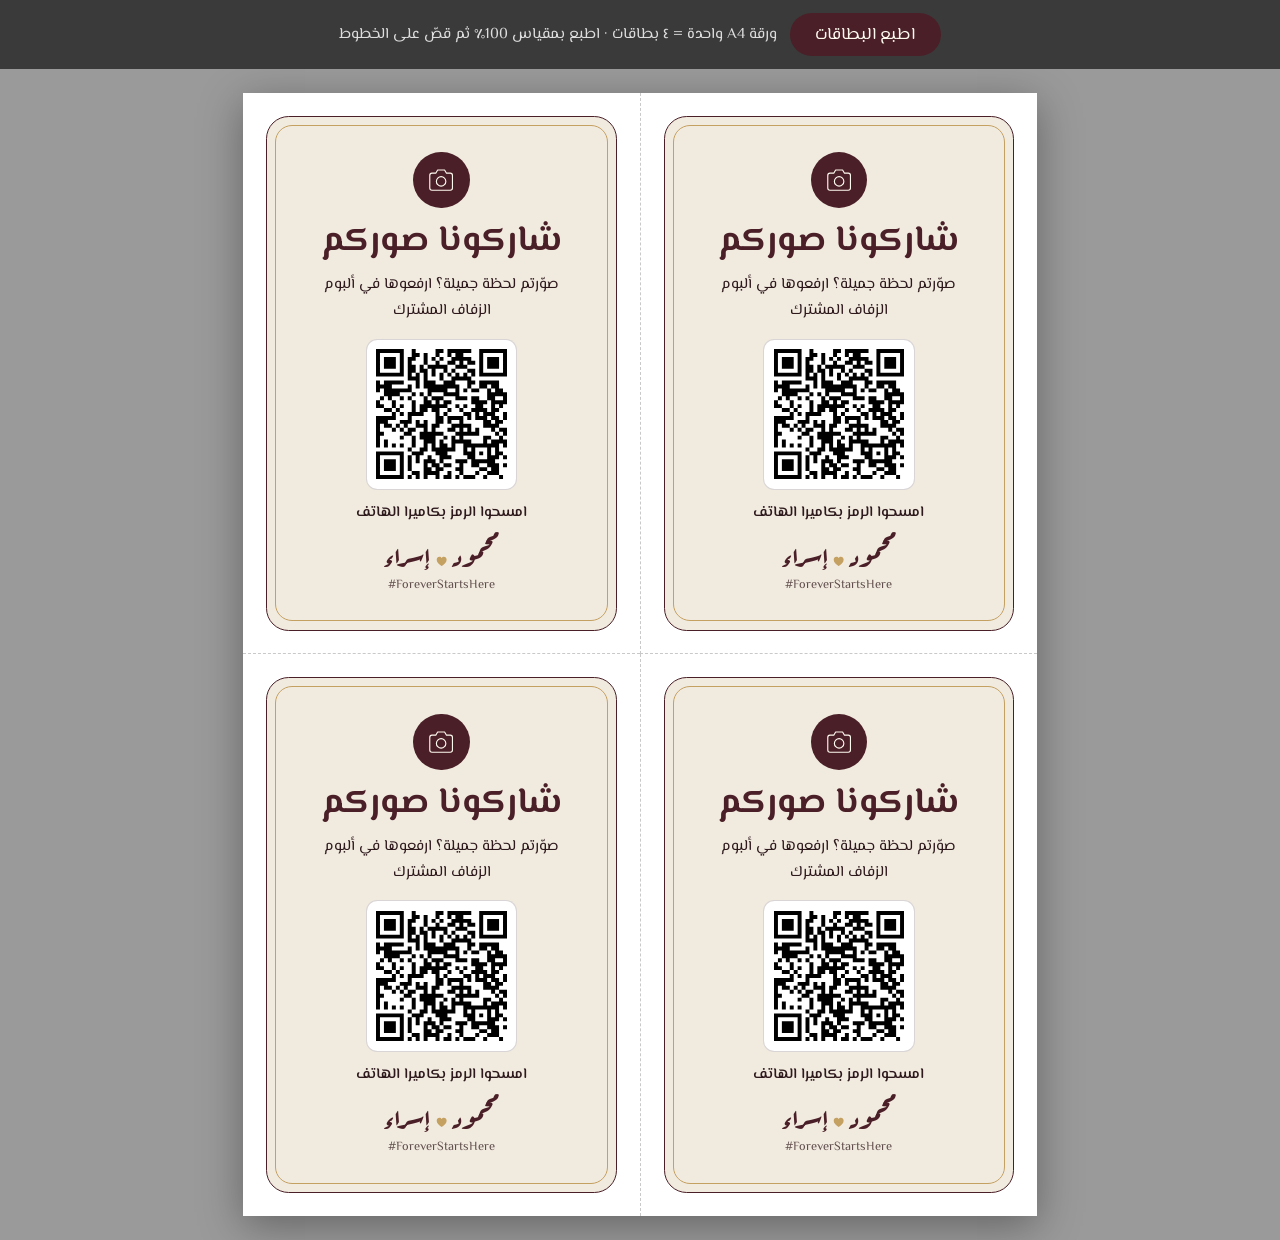
<file: table-card.html>
<!DOCTYPE html>
<html lang="ar" dir="rtl" data-palette="taupe">
<head>
<meta charset="UTF-8">
<meta name="viewport" content="width=device-width, initial-scale=1.0">
<title>بطاقة الطاولة — شاركونا صوركم</title>
<link rel="preconnect" href="https://fonts.googleapis.com">
<link rel="preconnect" href="https://fonts.gstatic.com" crossorigin>
<link href="https://fonts.googleapis.com/css2?family=El+Messiri:wght@400;500;600;700&family=Aref+Ruqaa:wght@700&display=swap" rel="stylesheet">
<link rel="stylesheet" href="colors.css">
<script>
  // Same palettes as the site:  table-card.html?palette=autumn
  (function () {
    var p = new URLSearchParams(location.search).get("palette");
    if (p) document.documentElement.setAttribute("data-palette", p);
  })();
</script>
<style>
  /* Four A6 table cards on one A4 sheet. Print at 100% scale, then cut on the faint lines. */
  @page { size: A4 portrait; margin: 0; }
  * { box-sizing: border-box; margin: 0; padding: 0; }
  html, body { background: #9a9a9a; }
  body {
    font-family: 'El Messiri', 'Segoe UI', Tahoma, sans-serif; color: var(--ink);
    -webkit-print-color-adjust: exact; print-color-adjust: exact;
  }
  .toolbar { position: sticky; top: 0; z-index: 2; display: flex; justify-content: center; gap: .8rem; padding: .8rem; background: #3a3a3a; }
  .toolbar button { font: inherit; font-size: 1.05rem; padding: .55rem 1.6rem; border: 0; border-radius: 999px; background: var(--primary); color: var(--on-primary); cursor: pointer; }
  .toolbar span { color: #ddd; align-self: center; font-size: .95rem; }

  .sheet {
    width: 210mm; height: 297mm; margin: 1.5rem auto; background: #fff;
    display: grid; grid-template-columns: 1fr 1fr; grid-template-rows: 1fr 1fr;
    box-shadow: 0 10px 40px rgba(0,0,0,.35);
  }
  .cell { position: relative; padding: 6mm; }
  /* faint cut lines between the four cards */
  .cell:nth-child(odd) { border-left: .2mm dashed #c9c9c9; }
  .cell:nth-child(-n+2) { border-bottom: .2mm dashed #c9c9c9; }

  .card {
    height: 100%; border-radius: 6mm; position: relative; overflow: hidden;
    background: var(--paper); display: flex; flex-direction: column; align-items: center; justify-content: center;
    text-align: center; padding: 7mm 6mm;
    border: .5mm solid var(--primary);
  }
  .card::before { /* inner gold rule */
    content: ""; position: absolute; inset: 2.2mm; border-radius: 4.5mm; border: .3mm solid var(--accent); pointer-events: none;
  }
  .cam {
    width: 15mm; height: 15mm; border-radius: 50%; display: grid; place-items: center;
    background: var(--primary); color: var(--on-primary); margin-bottom: 3mm;
  }
  .cam svg { width: 8mm; height: 8mm; fill: none; stroke: currentColor; stroke-width: 1.8; stroke-linejoin: round; }
  h1 { font-weight: 700; font-size: 9.5mm; line-height: 1.25; color: var(--primary); }
  .lead { font-size: 4mm; line-height: 1.7; margin: 2mm 0 4mm; max-width: 72mm; }
  .qr { width: 40mm; padding: 2.5mm; background: #fff; border-radius: 3mm; border: .3mm solid color-mix(in srgb, var(--ink) 18%, transparent); }
  .qr img { width: 100%; display: block; }
  .scan { font-size: 3.9mm; font-weight: 600; margin-top: 3mm; color: var(--ink); }
  .names { font-family: 'Aref Ruqaa', 'El Messiri', serif; font-weight: 700; font-size: 7mm; color: var(--primary); margin-top: 4mm; line-height: 1.2; }
  .names .heart { display: inline-block; width: 3mm; height: 2.8mm; margin: 0 1.2mm; vertical-align: middle; fill: var(--accent); }
  .tag { direction: ltr; font-size: 3.3mm; color: var(--ink-soft); margin-top: 1mm; }

  @media print {
    html, body { background: #fff; }
    .toolbar { display: none; }
    .sheet { margin: 0; box-shadow: none; }
  }
</style>
</head>
<body>

<div class="toolbar">
  <button onclick="window.print()">اطبع البطاقات</button>
  <span>ورقة A4 واحدة = ٤ بطاقات · اطبع بمقياس 100٪ ثم قصّ على الخطوط</span>
</div>

<main class="sheet" id="sheet"></main>

<template id="card-tpl">
  <div class="cell">
    <div class="card">
      <div class="cam" aria-hidden="true">
        <svg viewBox="0 0 48 48"><path d="M6 16.5c0-1.9 1.6-3.5 3.5-3.5h6l3-5h11l3 5h6c1.9 0 3.5 1.6 3.5 3.5v20c0 1.9-1.6 3.5-3.5 3.5h-29C7.6 40 6 38.4 6 36.5z"/><circle cx="24" cy="26" r="7.5"/></svg>
      </div>
      <h1>شاركونا صوركم</h1>
      <p class="lead">صوّرتم لحظة جميلة؟ ارفعوها في ألبوم الزفاف المشترك</p>
      <div class="qr"><img src="images/album-qr.svg" alt="رمز QR لألبوم صور الزفاف"></div>
      <p class="scan">امسحوا الرمز بكاميرا الهاتف</p>
      <p class="names">محمود<svg class="heart" viewBox="0 0 24 22"><path d="M12 21.2C5.6 16.3 1.5 12.6 1.5 7.6 1.5 4.2 4.1 1.6 7.3 1.6c2 0 3.7 1 4.7 2.6 1-1.6 2.7-2.6 4.7-2.6 3.2 0 5.8 2.6 5.8 6 0 5-4.1 8.7-10.5 13.6z"/></svg>إسراء</p>
      <p class="tag">#ForeverStartsHere</p>
    </div>
  </div>
</template>

<script>
  const tpl = document.getElementById("card-tpl");
  const sheet = document.getElementById("sheet");
  for (let i = 0; i < 4; i++) sheet.appendChild(tpl.content.cloneNode(true));
</script>
</body>
</html>
</file>
<file: colors.css>
/* =====================================================================
   🎨  Wedding site colours
   ---------------------------------------------------------------------
   Each palette needs only 7 colours. Every other shade on the page
   (envelope folds, seal highlights, gradients, veils…) is derived from
   these automatically.

   Try a palette without editing anything: open the site with
       index.html?palette=sage
   Make one permanent: change the `data-palette` value on the <html>
   tag in index.html, or edit the default block (:root) below.

   The 7 roles:
     --dark       hero background, night section, dark text areas
     --primary    envelope, headings, buttons, venue section
     --secondary  envelope lining, program section, date on the card
     --accent     wax seal, gold rules, highlights on dark backgrounds
     --light      paper sections background
     --paper      invitation card
     --ink        body text on light backgrounds
   ===================================================================== */

/* Autumn — from the first Pinterest pin */
:root, [data-palette="autumn"] {
  --dark: #382C23;        /* Charcoal Brown */
  --primary: #9C5D3C;     /* Terracotta */
  --secondary: #6E6B41;   /* Olive Green */
  --accent: #B07E1E;      /* Mustard Gold */
  --light: #D1C7B5;       /* Warm Cream */
  --paper: #ebe4d6;
  --ink: #382C23;
}

/* Plum, Lilac & Muted Peach — from the second Pinterest pin
   Plum 5B2D4A · Lilac C8B1D6 · Muted Peach E8B4A3 · Warm Ivory F7EDE4 */
[data-palette="plum"] {
  --dark: #2e1826;        /* deep plum (night) */
  --primary: #E8B4A3;     /* Muted Peach (main colour) */
  --secondary: #8e73a3;   /* Lilac, deepened so it reads as text */
  --accent: #5B2D4A;      /* Plum */
  --light: #ece2ec;       /* Lilac washed into ivory */
  --paper: #F7EDE4;       /* Warm Ivory */
  --ink: #3a2232;
}

/* Plum, Taupe & Cream — from the third Pinterest pin (gold lettering as accent)
   Colours sampled from the image; the pin gives no hex codes. */
[data-palette="taupe"] {
  --dark: #2a1216;        /* deepest plum (night) */
  --primary: #4a1f27;     /* Plum */
  --secondary: #85786a;   /* Taupe */
  --accent: #c4a061;      /* Gold lettering */
  --light: #e3d9c8;       /* Cream */
  --paper: #f1eadf;       /* lighter cream for the card */
  --ink: #2e1a1d;
}

/* Vintage sepia — walnut, oxblood, faded Nile green */
[data-palette="sepia"] {
  --dark: #2b211b;
  --primary: #7a3b2e;
  --secondary: #4c6461;
  --accent: #b8955a;
  --light: #efe4cc;
  --paper: #f4ead6;
  --ink: #3a2a1f;
}

/* Nile dusk — indigo night, violet, apricot sun */
[data-palette="dusk"] {
  --dark: #1f2140;
  --primary: #4a3a69;
  --secondary: #2c5a60;
  --accent: #d9b26f;
  --light: #f2edf5;
  --paper: #faf6f2;
  --ink: #2a2440;
}

/* Sage & blush — soft garden wedding */
[data-palette="sage"] {
  --dark: #2f3a33;
  --primary: #b9786f;
  --secondary: #7d8f74;
  --accent: #c9a96e;
  --light: #e9e4dc;
  --paper: #f6f2ec;
  --ink: #2f3a33;
}

/* Emerald & gold — classic and rich */
[data-palette="emerald"] {
  --dark: #12231e;
  --primary: #1f5c4a;
  --secondary: #6b4f3a;
  --accent: #c8a24a;
  --light: #ece6d8;
  --paper: #f7f2e6;
  --ink: #1d2a25;
}

/* Navy & champagne — evening formal */
[data-palette="navy"] {
  --dark: #1b2236;
  --primary: #2e3d63;
  --secondary: #8a7a63;
  --accent: #cfae7a;
  --light: #e8e3da;
  --paper: #f6f2ea;
  --ink: #1b2236;
}

/* ---------------------------------------------------------------------
   Derived shades — no need to edit these.
   --------------------------------------------------------------------- */
:root, [data-palette] {
  --dark-deep:       color-mix(in srgb, var(--dark) 78%, black);
  --dark-glow:       color-mix(in srgb, var(--dark) 82%, var(--primary));
  --primary-light:   color-mix(in srgb, var(--primary) 85%, white);
  --primary-dark:    color-mix(in srgb, var(--primary) 85%, black);
  --primary-deep:    color-mix(in srgb, var(--primary) 70%, black);
  --primary-soft:    color-mix(in srgb, var(--primary) 70%, var(--light));
  --secondary-dark:  color-mix(in srgb, var(--secondary) 80%, black);
  --accent-bright:   color-mix(in srgb, var(--accent) 70%, #fff3c4);
  --accent-dark:     color-mix(in srgb, var(--accent) 75%, black);
  --accent-deep:     color-mix(in srgb, var(--accent) 60%, black);
  --accent-light:    color-mix(in srgb, var(--accent) 50%, var(--paper));
  --accent-soft:     color-mix(in srgb, var(--accent) 80%, var(--primary));
  --light-dim:       color-mix(in srgb, var(--light) 88%, var(--dark));
  --ink-soft:        color-mix(in srgb, var(--ink) 72%, var(--light));
  --on-dark:         color-mix(in srgb, var(--paper) 92%, var(--accent));
  --on-primary:      #fffaf0;
}
</file>
